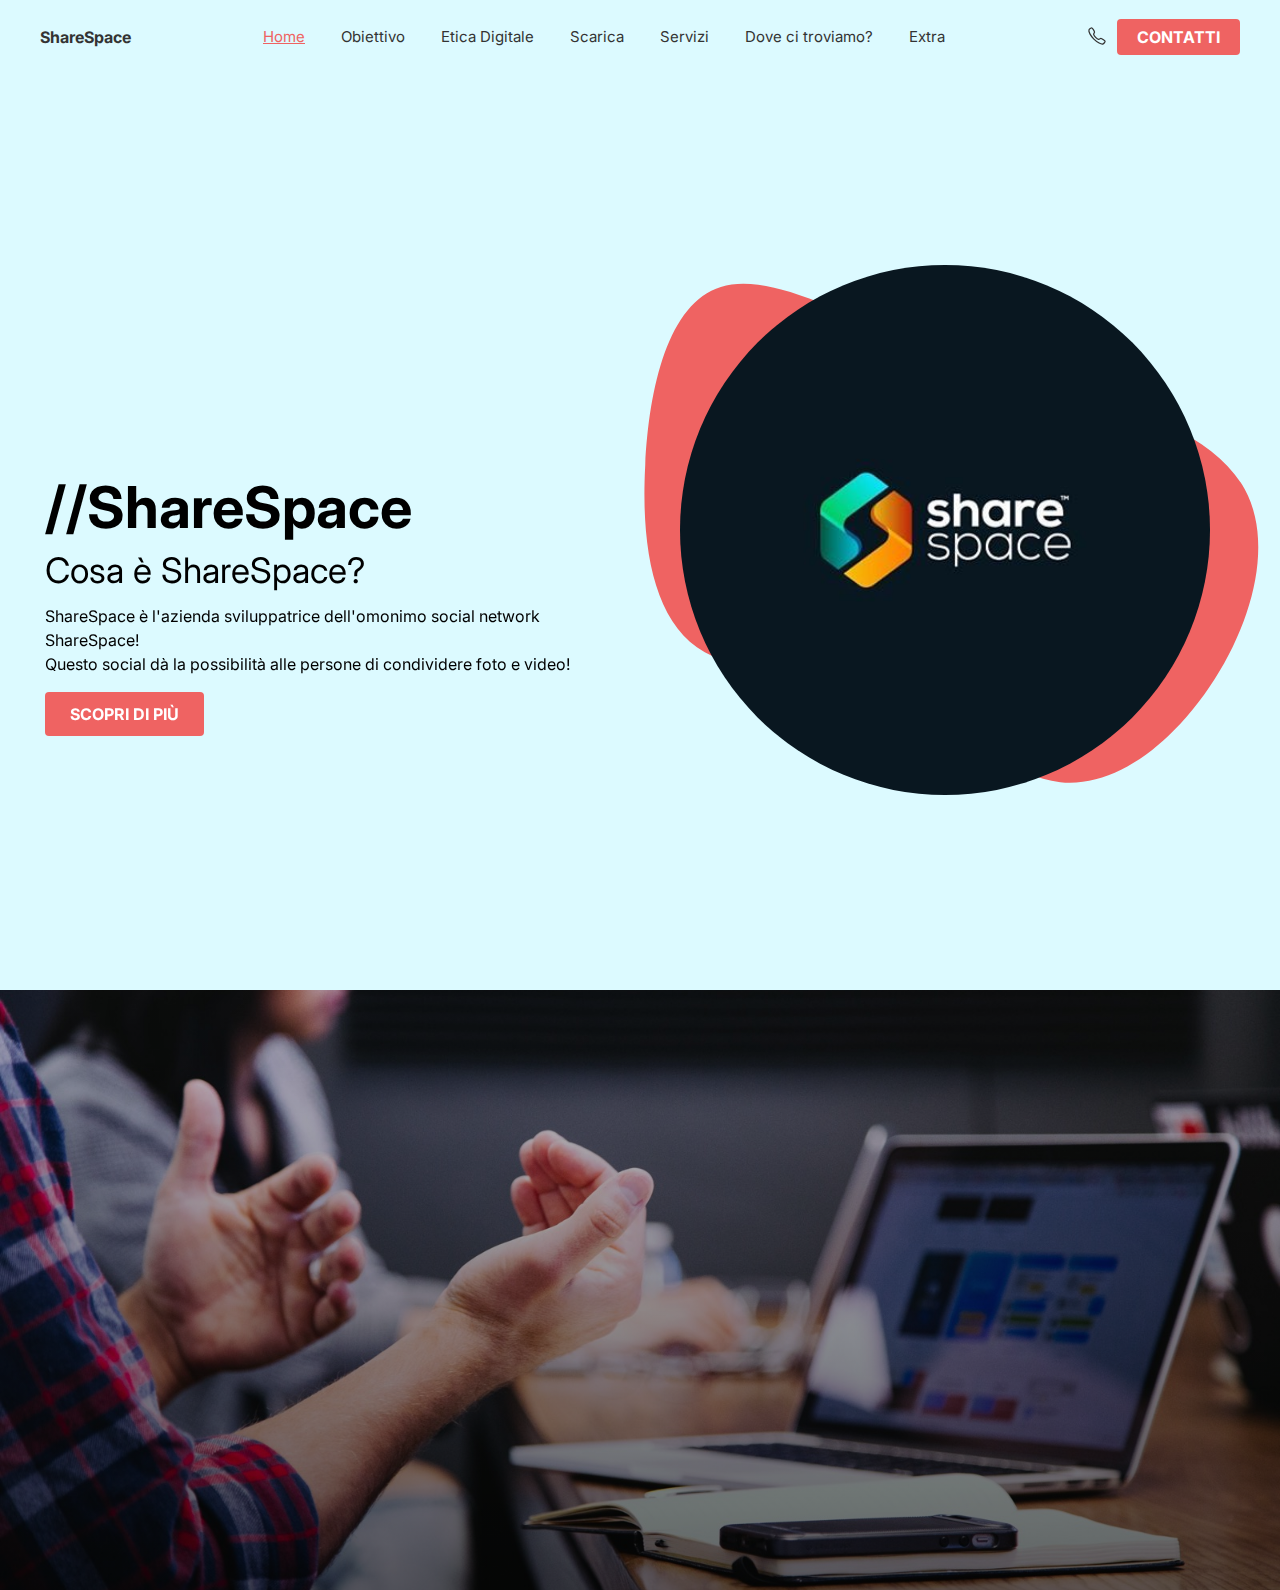
<file: www/index.html>
<!DOCTYPE html>
<html lang="en">
<head>
  <meta charset="UTF-8">
  <meta name="viewport" content="width=device-width, initial-scale=1.0">
  <title>ShareSpace – Home</title>
  <link href="https://fonts.googleapis.com/css2?family=Inter:wght@400;700&display=swap" rel="stylesheet">
  <link href="https://unpkg.com/aos@2.3.1/dist/aos.css" rel="stylesheet">
  <link rel="stylesheet" href="style.css">
</head>
<body>
<div class="overflow-h">

  <!-- HEADER -->
  <header class="header">
    <div class="header__content">
      <a class="header__logo" href="index.html"><strong>ShareSpace</strong></a>
      <ul class="header__menu">
        <li><a href="index.html#home" class="underline">Home</a></li>
        <li><a href="index.html#obiettivo">Obiettivo</a></li>
        <li><a href="page1.html#casi-studio">Etica Digitale</a></li>
        <li><a href="page1.html#dove">Scarica</a></li>
        <li><a href="page1.html#servizi">Servizi</a></li>
        <li><a href="page2.html#metodo">Dove ci troviamo?</a></li>
        <li><a href="page2.html#extra">Extra</a></li>
      </ul>
      <div class="header__quick">
        <a href="callto:3409485766" style="color:#333">
          <svg xmlns="http://www.w3.org/2000/svg" class="ionicon" viewBox="0 0 512 512"><title>Call</title><path d="M451 374c-15.88-16-54.34-39.35-73-48.76-24.3-12.24-26.3-13.24-45.4.95-12.74 9.47-21.21 17.93-36.12 14.75s-47.31-21.11-75.68-49.39-47.34-61.62-50.53-76.48 5.41-23.23 14.79-36c13.22-18 12.22-21 .92-45.3-8.81-18.9-32.84-57-48.9-72.8C119.9 44 119.9 47 108.83 51.6A160.15 160.15 0 0083 65.37C67 76 58.12 84.83 51.91 98.1s-9 44.38 23.07 102.64 54.57 88.05 101.14 134.49S258.5 406.64 310.85 436c64.76 36.27 89.6 29.2 102.91 23s22.18-15 32.83-31a159.09 159.09 0 0013.8-25.8C465 391.17 468 391.17 451 374z" fill="none" stroke="currentColor" stroke-miterlimit="10" stroke-width="32"/></svg>
        </a>
        <a class="button-small" href="page2.html#contatti">Contatti</a>
        <div class="icon-hamburger"><span></span><span></span></div>
      </div>
    </div>
  </header>
  <div class="spacer"></div>

  <!-- HOME -->
  <div class="grid hero" id="home">
    <div class="col-50 pt-4 sma-text-center" data-aos="zoom-in" data-aos-duration="1300">
      <h1>//ShareSpace</h1>
      <h2 class="font-normal">Cosa è ShareSpace?</h2>
      <p>ShareSpace è l'azienda sviluppatrice dell'omonimo social network ShareSpace!<br>
      Questo social dà la possibilità alle persone di condividere foto e video!</p>
      <a href="#obiettivo" class="button">Scopri di più</a>
    </div>
    <div class="col-50 p-3 relative" data-aos="flip-left" data-aos-duration="1300">
      <svg class="blob" viewBox="0 0 200 200" xmlns="http://www.w3.org/2000/svg">
        <path fill="#EF6362" d="M32.3,-30.7C45.9,-27.1,63.6,-20.7,70.2,-8.6C76.8,3.5,72.4,21.3,63.2,35.8C54,50.3,40.2,61.4,27,60C13.8,58.7,1.3,44.8,-14.1,39.1C-29.5,33.3,-47.7,35.7,-58.1,28.4C-68.5,21,-71.2,4,-70.2,-14.3C-69.3,-32.6,-64.8,-52.2,-52.5,-56C-40.2,-59.8,-20.1,-47.8,-5.4,-41.4C9.4,-35,18.8,-34.3,32.3,-30.7Z" transform="translate(100 100)" />
      </svg>
      <img src="hero.jpg" class="img-res img-round" alt="">
    </div>
  </div>

  <!-- OBIETTIVO -->
  <div class="cover" id="obiettivo" style="background-image:linear-gradient(to bottom, rgba(0,0,0,0.2), rgba(0,0,0,0.6)), url('computer.jpg');">
    <div class="cover__content" data-aos="fade-up" data-aos-duration="1500">
      <h1> Il nostro obiettivo: </h1>
      <h3 class="font-normal">Il nostro obiettivo è quello di creare una piattaforma libera,sicura,trasparente <br>
        dove ognuno possa essere libero di essere se stesso</h3>
      <a href="page1.html#casi-studio" class="button">Scopri come</a>
    </div>
  </div>

</div>

<script src="https://unpkg.com/aos@2.3.1/dist/aos.js"></script>
<script>
  AOS.init();
  document.querySelector('.icon-hamburger').addEventListener('click', ()=>{
    document.body.classList.toggle('menu-open');
  });
  document.querySelectorAll('.header__menu a').forEach(item=>{
    item.addEventListener('click', ()=>{
      document.querySelectorAll('.header__menu a').forEach(i=>i.classList.remove('underline'));
      item.classList.add('underline');
      document.body.classList.remove('menu-open');
    });
  });
  // parallax
  let hero_imgs = document.querySelectorAll('.hero img');
  window.addEventListener('scroll', ()=>{
    let win_pos = window.pageYOffset;
    hero_imgs.forEach(img=>{
      let rect = img.getBoundingClientRect();
      if(win_pos > rect.top){
        img.style.transform = `translateY(${rect.top * -0.13}px)`;
      }
    });
  });
</script>
</body>
</html>
</file>
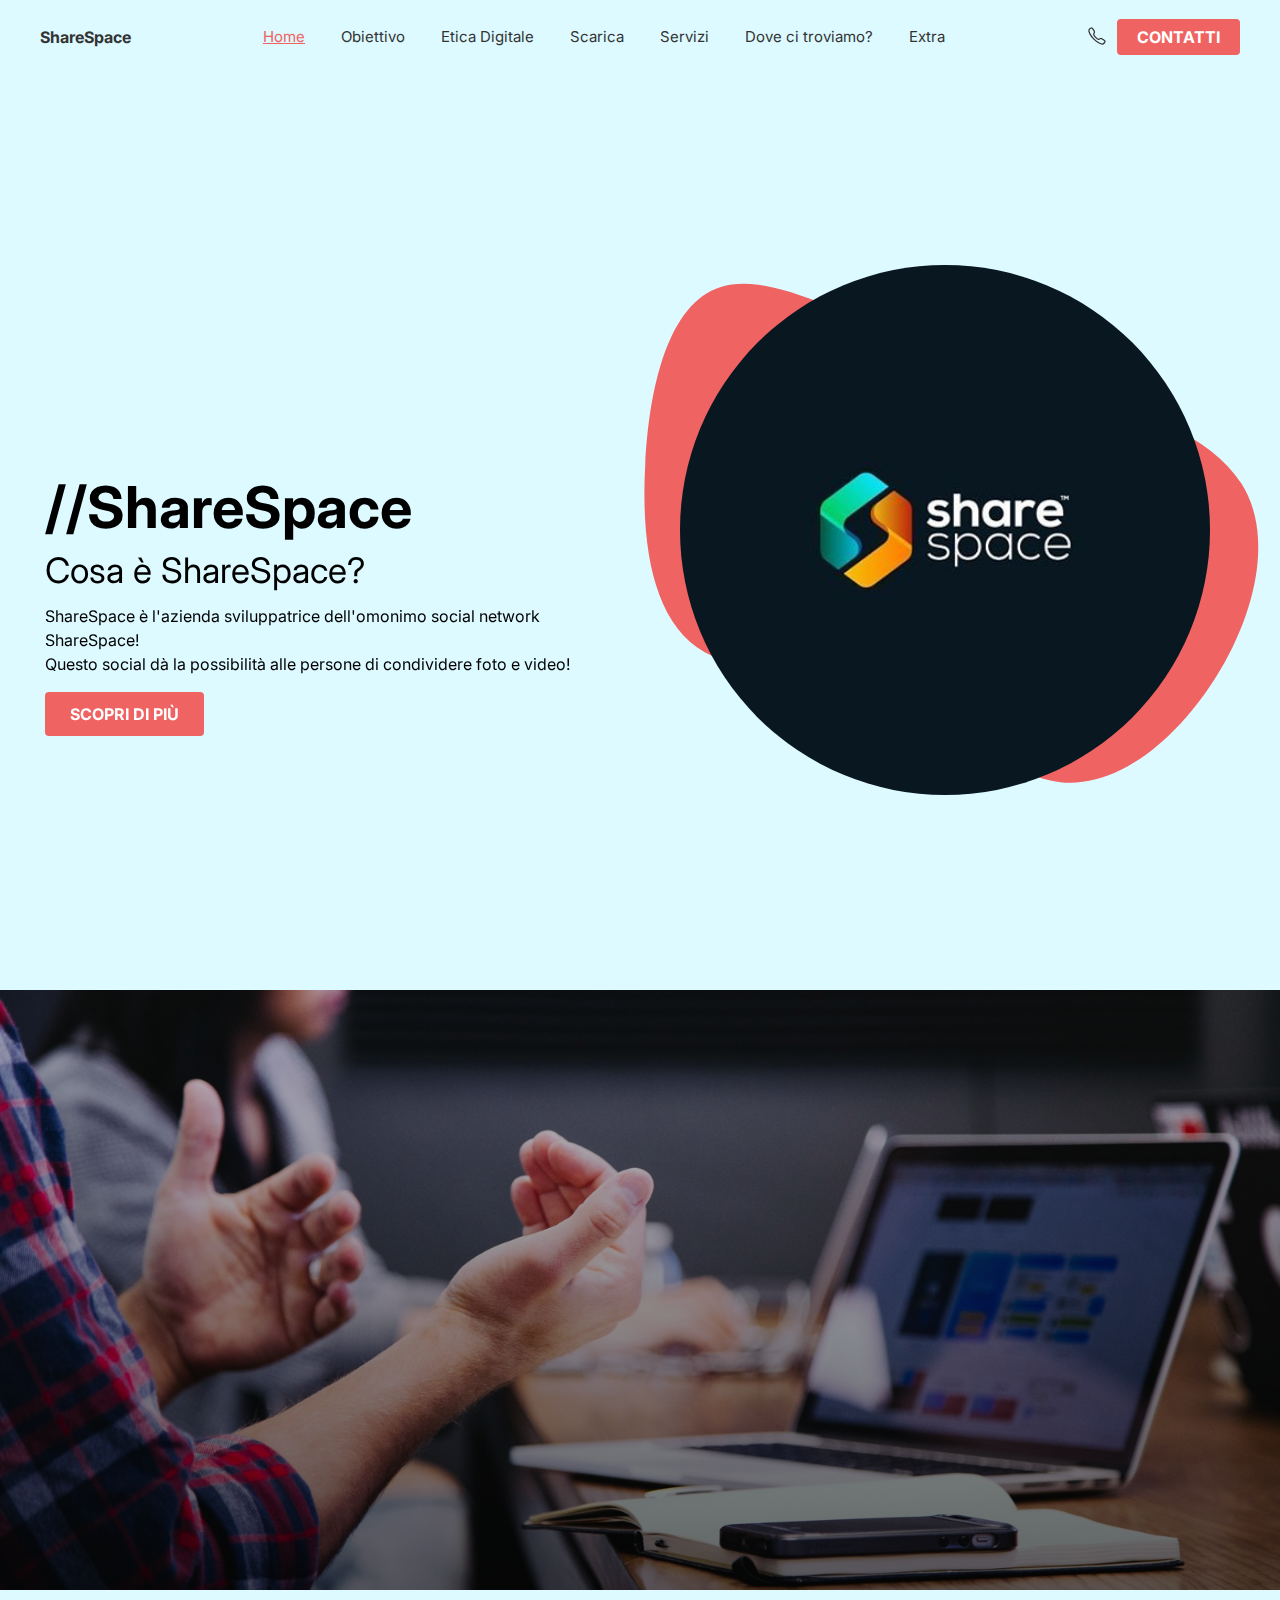
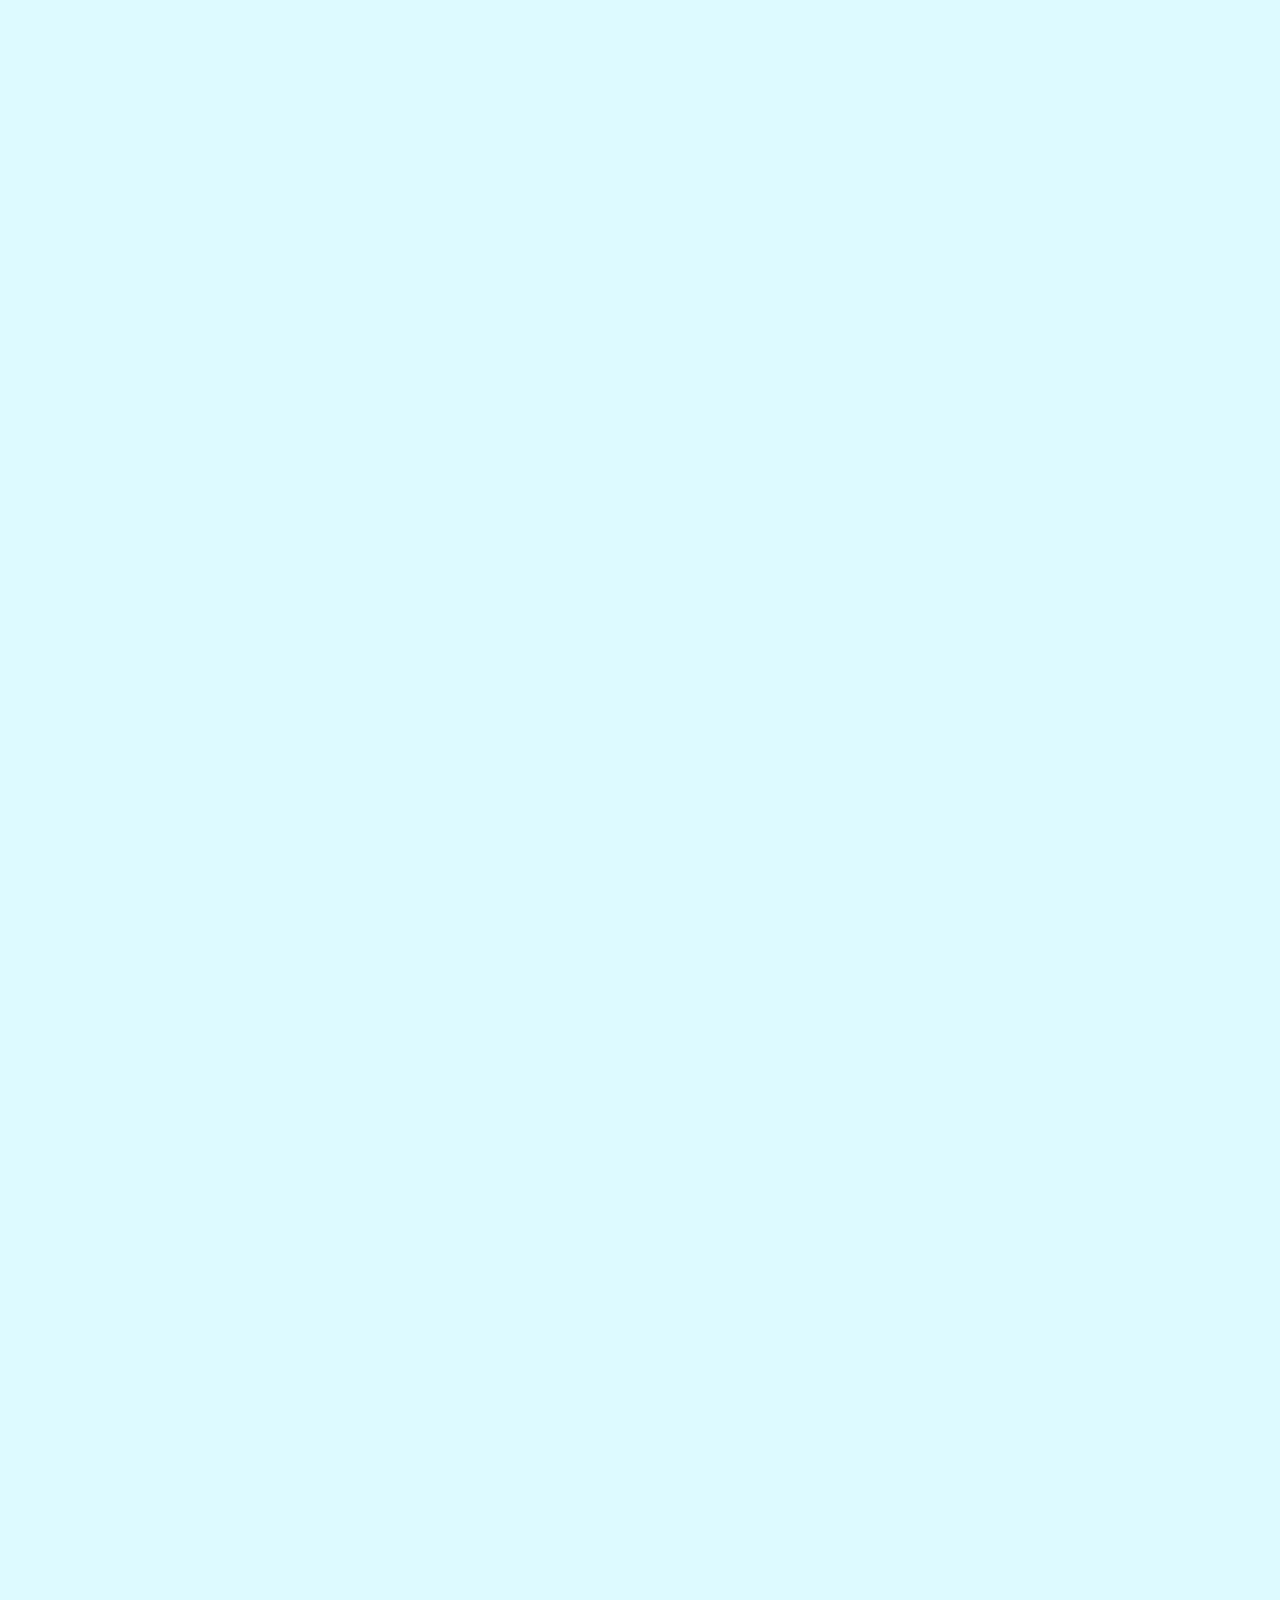
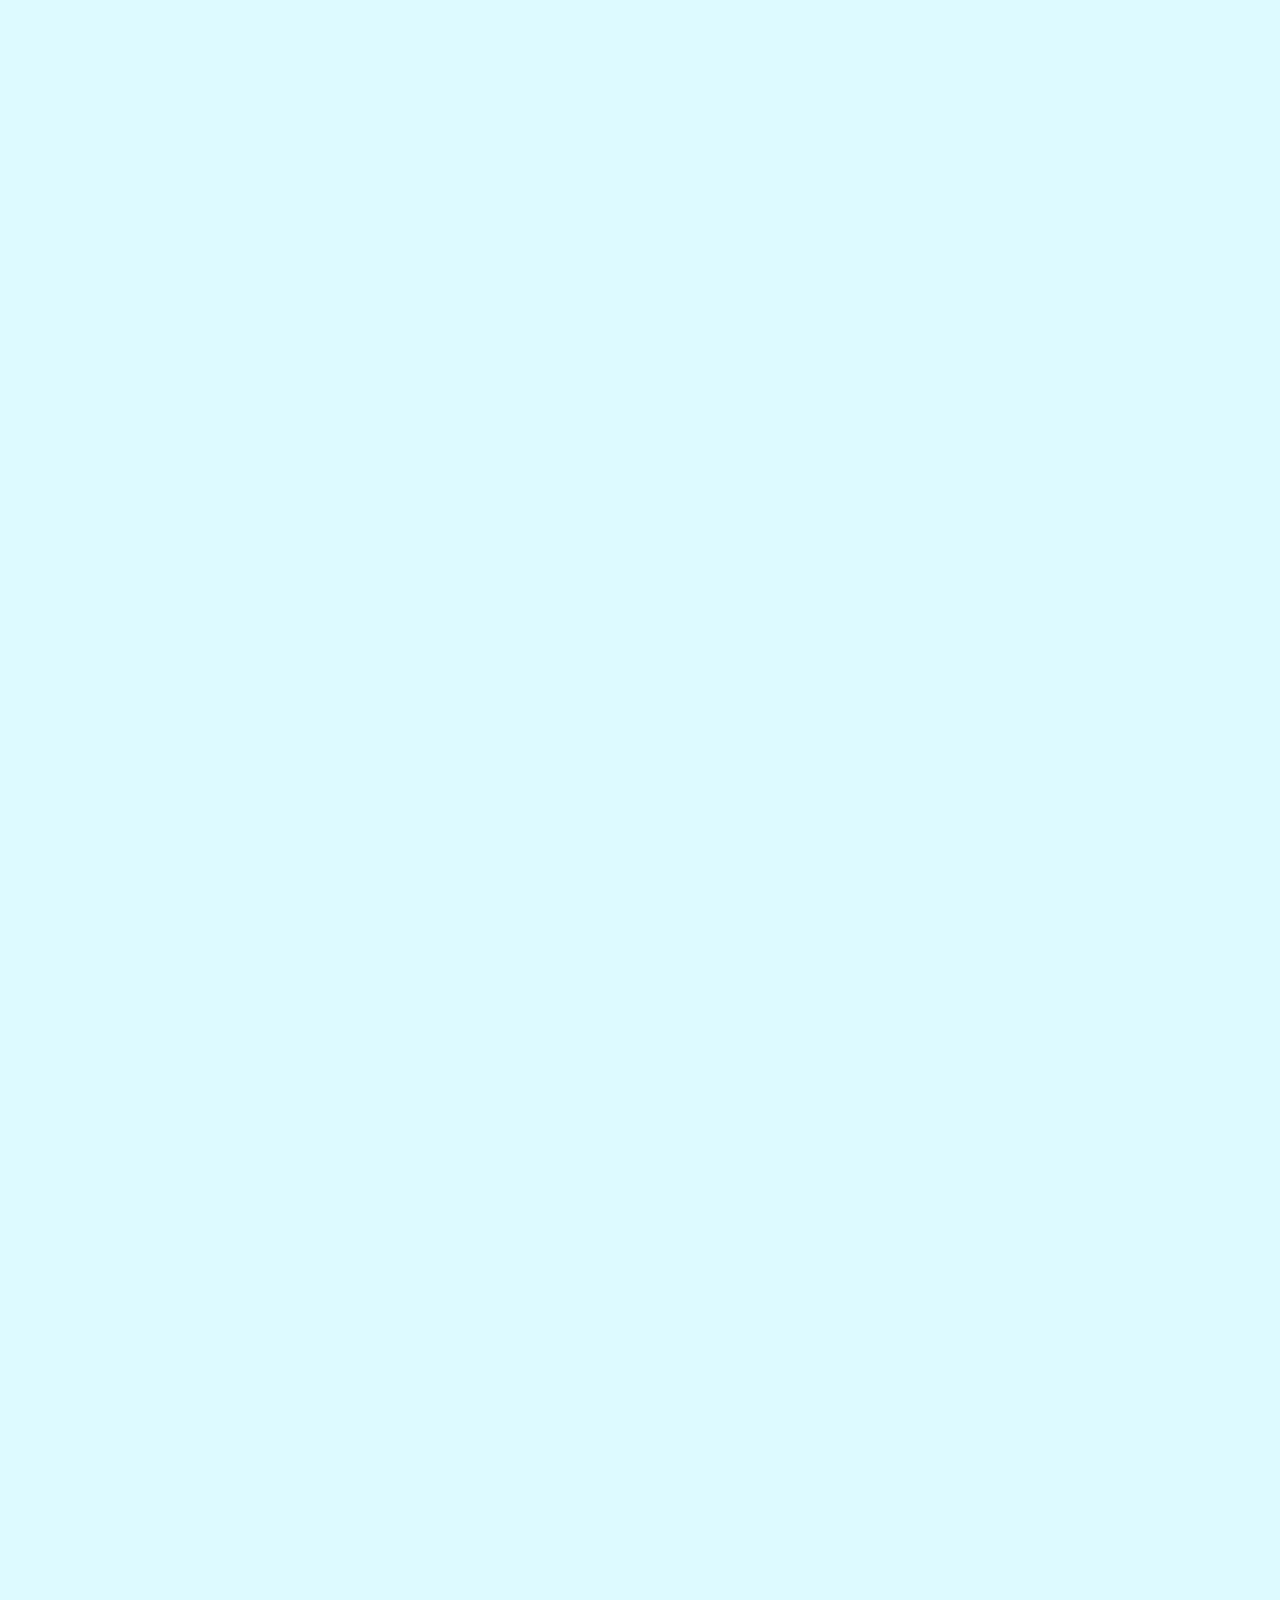
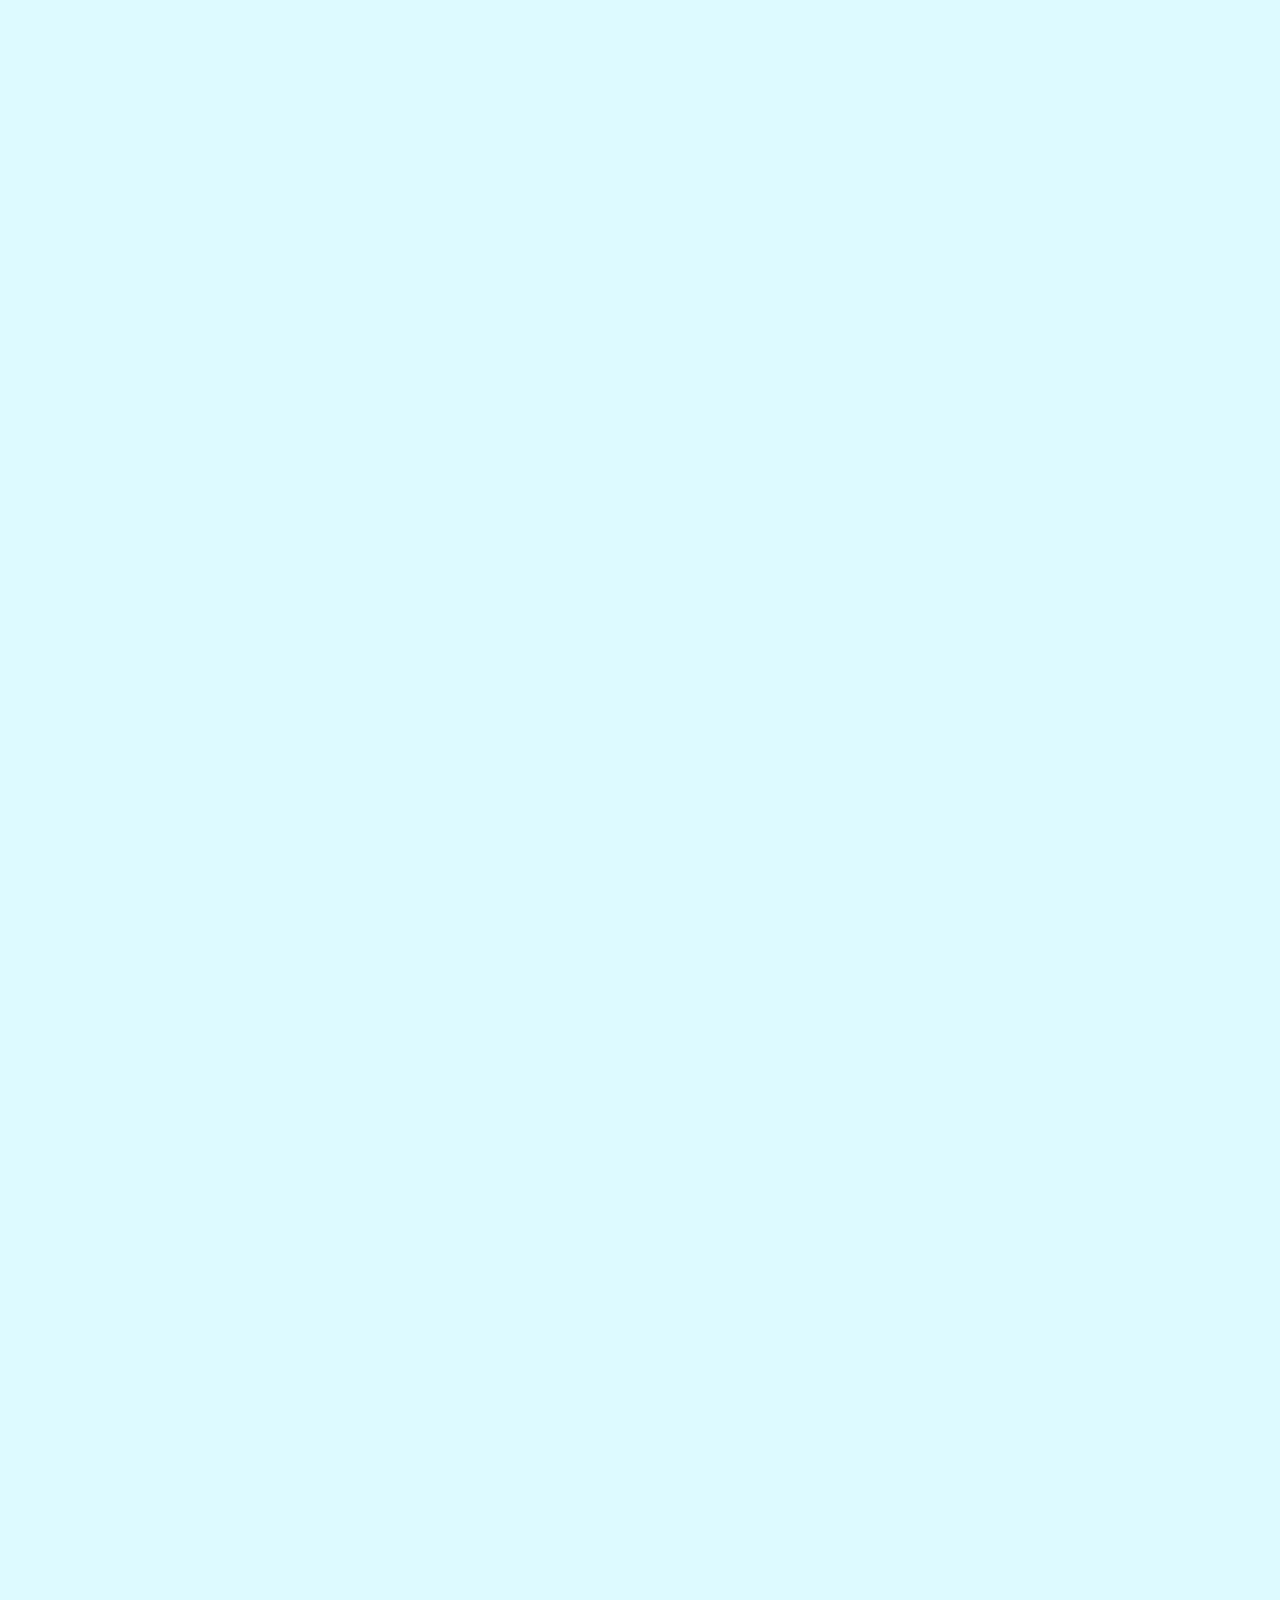
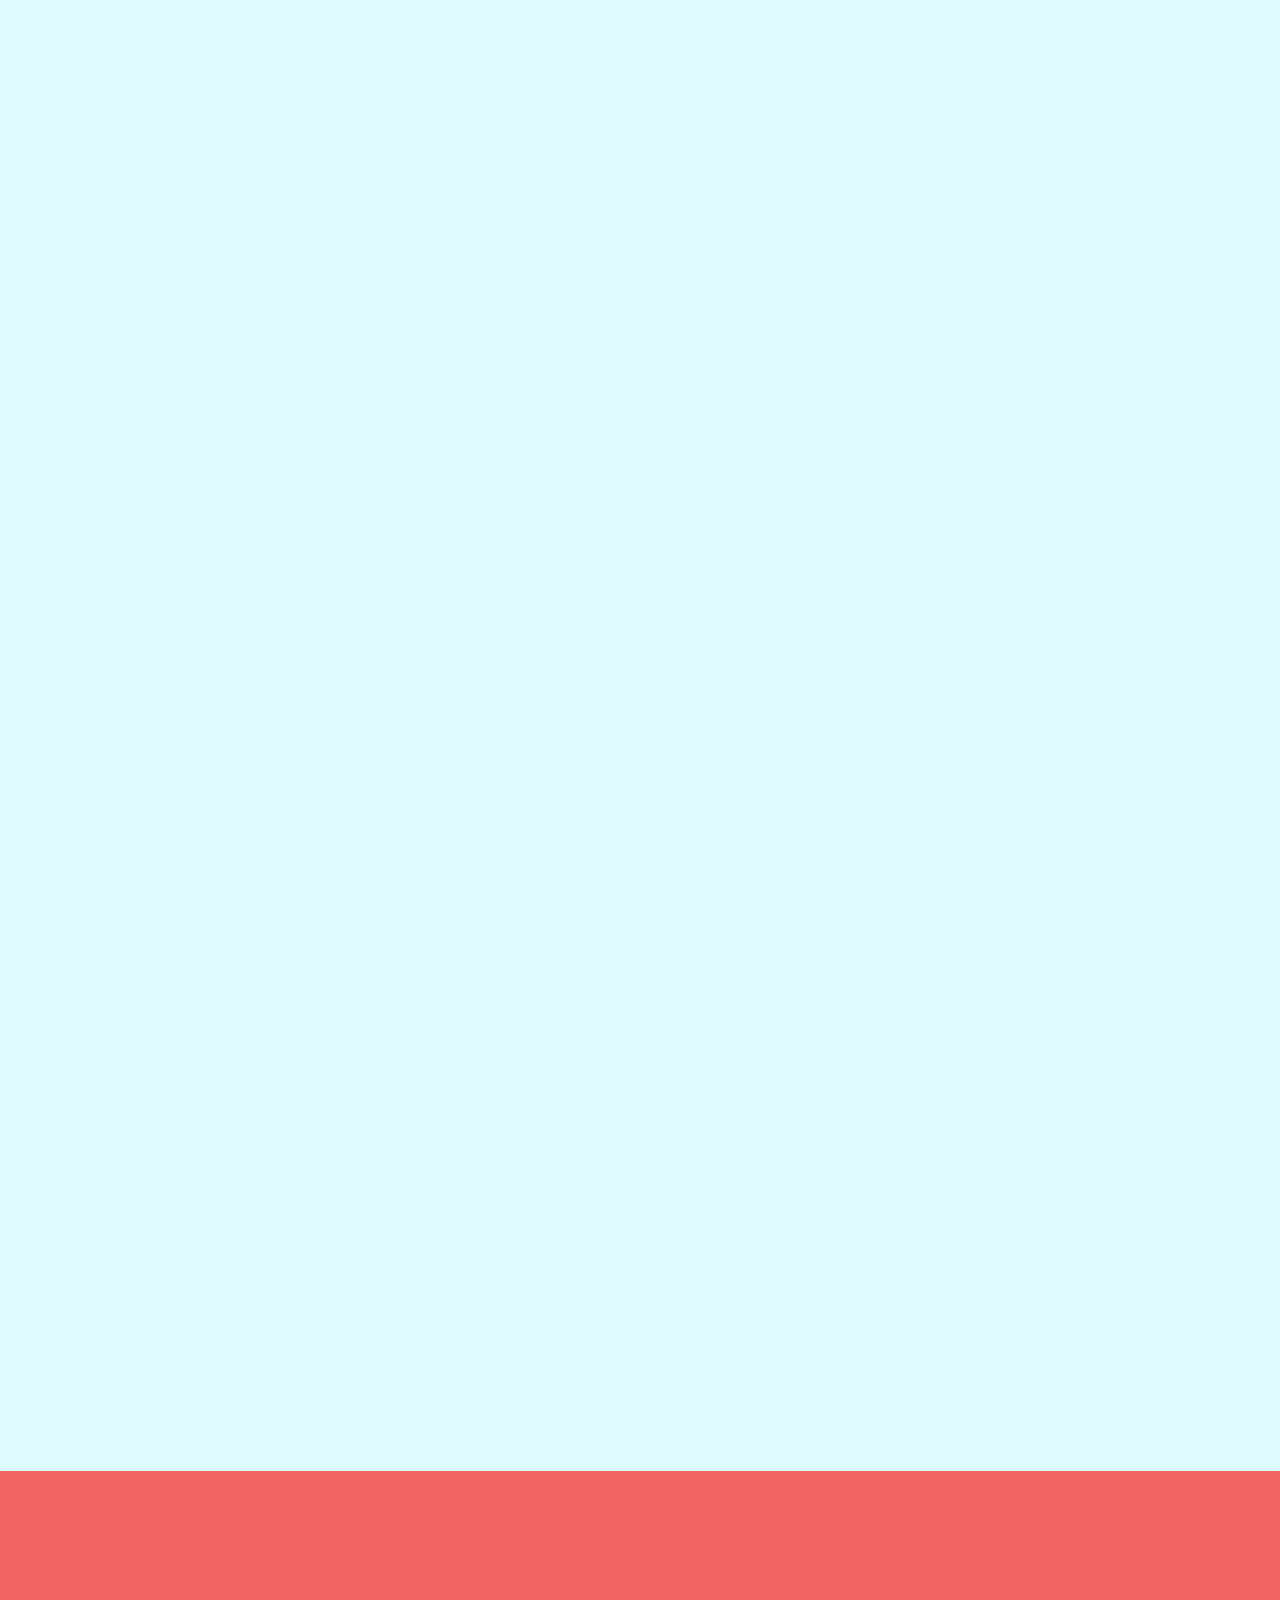
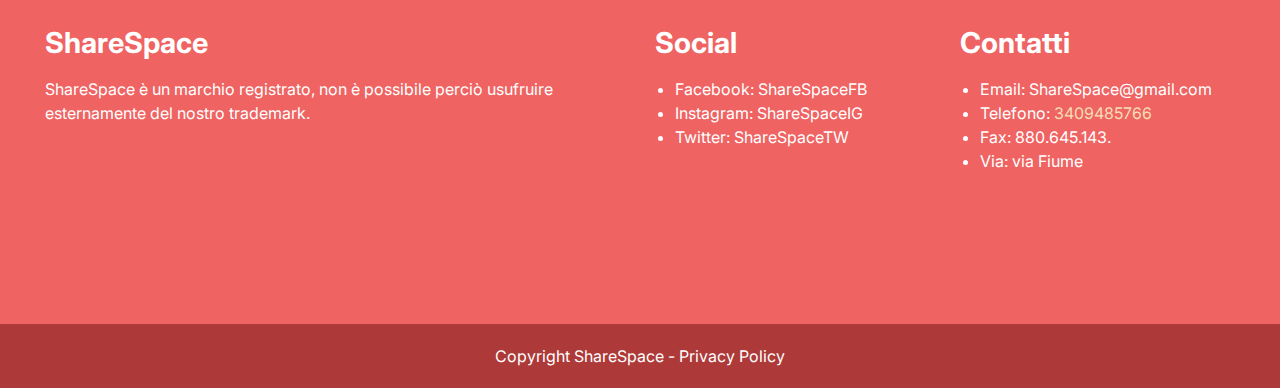
<file: www/indexA.html>
<!DOCTYPE html>
<html lang="en">
<head>
  <meta charset="UTF-8">
  <meta name="viewport" content="width=device-width, initial-scale=1.0">
  <meta http-equiv="X-UA-Compatible" content="ie=edge">
  <title>ShareSpace</title>
  <link href="https://fonts.googleapis.com/css2?family=Inter:wght@400;700&display=swap" rel="stylesheet">
  <link href="https://unpkg.com/aos@2.3.1/dist/aos.css" rel="stylesheet">

<link rel="stylesheet" href="style.css">

</head>
<body>

<div class="overflow-h">

  <header class="header">
    <div class="header__content">
      <a class="header__logo" href="#home">
        <strong>ShareSpace</strong>
      </a>
      <ul class="header__menu">
        <li><a href="#home" class="underline">Home</a></li>
        <li><a href="#obiettivo">Obiettivo</a></li>
        <li><a href="#casi-studio">Etica Digitale</a></li>
        <li><a href="#dove">Scarica</a></li>
        <li><a href="#servizi">Servizi</a></li>
        <li><a href="#metodo">Dove ci troviamo?</a></li>
        <li><a href="#extra">Extra</a></li>
        
      </ul>
      <div class="header__quick">
        <a href="callto:3409485766" style="color:#333"><svg xmlns="http://www.w3.org/2000/svg" class="ionicon" viewBox="0 0 512 512"><title>Call</title><path d="M451 374c-15.88-16-54.34-39.35-73-48.76-24.3-12.24-26.3-13.24-45.4.95-12.74 9.47-21.21 17.93-36.12 14.75s-47.31-21.11-75.68-49.39-47.34-61.62-50.53-76.48 5.41-23.23 14.79-36c13.22-18 12.22-21 .92-45.3-8.81-18.9-32.84-57-48.9-72.8C119.9 44 119.9 47 108.83 51.6A160.15 160.15 0 0083 65.37C67 76 58.12 84.83 51.91 98.1s-9 44.38 23.07 102.64 54.57 88.05 101.14 134.49S258.5 406.64 310.85 436c64.76 36.27 89.6 29.2 102.91 23s22.18-15 32.83-31a159.09 159.09 0 0013.8-25.8C465 391.17 468 391.17 451 374z" fill="none" stroke="currentColor" stroke-miterlimit="10" stroke-width="32"/></svg></a>
        <a class="button-small" href="#contatti">Contatti</a>
          <div class="icon-hamburger">
            <span></span>
            <span></span>
          </div>
      </div>
    </div>
  </header>

  <div class="spacer"></div>

  

  <div class="grid hero" id="home" >
    <div class="col-50 pt-4 sma-text-center" data-aos="zoom-in" data-aos-duration="1300">
      <h1>//ShareSpace</h1>
      <h2 class="font-normal">Cosa è ShareSpace?</h2>
      <p>ShareSpace è l'azienda sviluppatrice dell'omonimo social network ShareSpace!<br>
        Questo social dà la possibilità alle persone di condividere foto e video!</p>
      <a href="#obiettivo" class="button">Scopri di più</a>
      
      
    </div>
    <div class="col-50 p-3 relative" data-aos="flip-left" data-aos-duration="1300">
      <svg class="blob" viewBox="0 0 200 200" xmlns="http://www.w3.org/2000/svg">
        <path fill="#EF6362" d="M32.3,-30.7C45.9,-27.1,63.6,-20.7,70.2,-8.6C76.8,3.5,72.4,21.3,63.2,35.8C54,50.3,40.2,61.4,27,60C13.8,58.7,1.3,44.8,-14.1,39.1C-29.5,33.3,-47.7,35.7,-58.1,28.4C-68.5,21,-71.2,4,-70.2,-14.3C-69.3,-32.6,-64.8,-52.2,-52.5,-56C-40.2,-59.8,-20.1,-47.8,-5.4,-41.4C9.4,-35,18.8,-34.3,32.3,-30.7Z" transform="translate(100 100)" />
      </svg>
      <!-- <img src="https://source.unsplash.com/featured/600x600" class="img-res img-round" alt=""> -->
      <img src="hero.jpg" class="img-res img-round" alt="">
    </div>
  </div>

  <div class="cover" style="background-image:linear-gradient(to bottom, rgba(0,0,0,0.2), rgba(0,0,0,0.6)), url('computer.jpg');" id="obiettivo">
    <div class="cover__content" data-aos="fade-up" data-aos-duration="1500">
      <h1> Il nostro obiettivo: </h1>
      <h3 class="font-normal">Il nostro obiettivo è quello di creare una piattaforma libera,sicura,trasparente <br>
         dove ognuno possa essere libero di essere se stesso</h3>
        
      <a href="#casi-studio" class="button">Scopri come</a>
    </div>
  </div>

  <div class="grid grid--center" id="casi-studio">
    <div class="col-70 text-center pt-4 pb-3" data-aos="zoom-in" data-aos-duration="1300">
      <h2>Etica Digitale</h2>
      <p>L'etica digitale è un insieme di principi, valori e norme che guidano il comportamento responsabile e corretto nell'utilizzo delle tecnologie digitali.<br> Si concentra sull'applicazione di principi morali e sulla promozione di comportamenti etici nell'ambiente digitale.
        <br> Alla nostra azienda il tema di etica digitale sta molto a cuore, infatti vogliamo che il nostro ambiente digitale garantisca il benessere individuale e collettivo. <br>
        Ci concentreremo maggiormente su questi punti:
      </p>
      <a href="https://docs.google.com/document/d/1LFrxsTaXQiBhxXtzp1zqRl63v4L0bjVE15cK08TRaaA/edit" target="_blank" class="button">Scopri di più sul nostro manifesto</a>
    </div>
    <div class="col-33" data-aos="fade-up-right" data-aos-duration="1300">
      <div class="cover round mb-2" style="background-image:linear-gradient(to bottom, rgba(0,0,0,0.2), rgba(0,0,0,0.6)), url('1.jpg');">
        <h3> Privacy </h3>
        <p> Per ShareSpace i dati dei suoi utenti sono molto importanti, infatti questi permettono di far funzionare i nostri algoritmi. Perciò l'utente sarà libero di scegliere quali dati condividere o no lasciando così piena autonomia al consumatore</p>
      </div>
    </div>
    <div class="col-33" data-aos="flip-up" data-aos-duration="1300">
      <div class="cover round mb-2" style="background-image:linear-gradient(to bottom, rgba(0,0,0,0.2), rgba(0,0,0,0.6)), url('2.jpg');">
        <h3> Sicurezza </h3>
        <p> ShareSpace includerà nel proprio sistema tecnologie di sicurezza all'avanguardia, cercando di rendere il proprio sistema invulnerabile. <br> Incentriamo il nostro lavoro sulla protezione dei sistemi, dei dati e delle reti digitali <br> </p>
      </div>
    </div>
    <div class="col-33" data-aos="fade-up-left" data-aos-duration="1300">
      <div class="cover round mb-2" style="background-image:linear-gradient(to bottom, rgba(0,0,0,0.2), rgba(0,0,0,0.6)), url('3.png');">
        <h3> Inclusione e Diversità </h3>
        <p> ShareSpace tiene a ribadire l'importanza dell'accesso equo alle tecnologie digitali e promuovere l'inclusione delle persone.
          <br> Per questo il portale sarà gratuito ed accessibile in ogni parte del mondo con un layout pulito,intuitivo e animazioni poco sfavillanti(per chi soffre di epilessia) in modo da essere pienamente User-Friendly
        </p>
      </div>
    </div>
    
    <div class="col-33" data-aos="fade-up-right" data-aos-duration="1300">
      <div class="cover round mb-2" style="background-image:linear-gradient(to bottom, rgba(0,0,0,0.2), rgba(0,0,0,0.6)), url('7.jpg');">
        <h3> Trasparenza </h3>
        <p> ShareSpace garantisce la trasparenza nella politica e nella pratica, in modo che gli utenti sappiano esattamente come vengono utilizzate le loro informazioni e come funziona la piattaforma.</p>
      </div>
    </div>
    <div class="col-33" data-aos="flip-down" data-aos-duration="1300">
      <div class="cover round mb-2" style="background-image:linear-gradient(to bottom, rgba(0,0,0,0.2), rgba(0,0,0,0.6)), url('8.webp');">
        <h3> Impatto Ambientale </h3>
        <p> ShareSpace adoperarà tutte le possibili pratiche sostenibili nell'uso delle risorse digitale e per la riduzione dell'impronta ecologica delle infrastrutture digitali </p>
      </div>
    </div>
    <div class="col-33" data-aos="fade-up-left" data-aos-duration="1300">
      <div class="cover round mb-2" style="background-image:linear-gradient(to bottom, rgba(0,0,0,0.2), rgba(0,0,0,0.6)), url('9.png');">
        <h3> Legalità </h3>
        <p> ShareSpace agirò solamente seguendo le leggi. In particolare seguirà il documento "Internet Security x800" che stabilisce tutti i modi,le regole e pratiche sul web e su come stabilire una connessione </p>
      </div>
    </div>
    <br><br>
    
  </div>

  <div class="grid grid--center text-center" id="dove">
    <div class="col-70 text-center pt-4 pb-3" data-aos="zoom-in" data-aos-duration="1300">
      <h2>Dove sarà disponibile il nostro social?</h2>
      <p>Il nostro social sarà disponibile ovunque!</p>
    </div>
    <div class="col-33 mb-3" data-aos="flip-left" data-aos-duration="1300">
      <img class="img-res img-small round" src="5.jpg" alt="">
      <h4>Sito Web</h4>
      <p>Il nostro social sarà accessibile via web!</p>
    </div>
    <div class="col-33 mb-3" data-aos="flip-left" data-aos-duration="1300">
      <img class="img-res img-small round" src="4.jpg" alt="">
      <h4>Applicazione Mobile</h4>
      <p>Il nostro social sarà scaricabile da tutti gli store mobile!</p>
    </div>
    <div class="col-33 mb-3" data-aos="flip-left" data-aos-duration="1300">
      <img class="img-res img-small round" src="10.jpg" alt="">
      <h4>Console / Smart Tv</h4>
      <p>Il nostro social sarà scaricabile su tutte le console e le smart tv!</p>
    </div>

  </div>

  <div class="grid grid--center text-center" id="servizi">
    <div class="col-70 text-center pt-4 pb-3" data-aos="zoom-in" data-aos-duration="1300">
      <h2>Cosa Offriamo?</h2>
      <p>Ecco tutti i servizi che la nostra azienda mette a disposizione!</p>
    </div>
    <div class="col-33 mb-3" data-aos="flip-right" data-aos-duration="1300">
      <img class="img-res img-small round" src="11.jpg" alt="">
      <h4>Sistema di Messaggistica</h4>
      <p>Il nostro social offre un sistema di messaggistica unico e innovativo riservatoa agli iscritti al portale!</p>
    </div>
    <div class="col-33 mb-3" data-aos="flip-right" data-aos-duration="1300">
      <img class="img-res img-small round" src="11.png" alt="">
      <h4>Sistema di Chiamate</h4>
      <p>Il nostro social offre un sistema di chiamata con zero lag e assoluta limpidezza della voce!</p>
    </div>
    <div class="col-33 mb-3" data-aos="flip-right" data-aos-duration="1300">
      <img class="img-res img-small round" src="98.jpg" alt="">
      <h4>Sistema di Condivisione</h4>
      <p>Il nostro social permette di condividere con tutti i tuoi amici tutte le foto/video che vuoi, sottoforma di post o storia!</p>
    </div>
    <div class="col-33 mb-3" data-aos="flip-down" data-aos-duration="1300">
      <img class="img-res img-small round" src="12.jpg" alt="">
      <h4>Sistema di Sponsorizzazione</h4>
      <p>Il nostro social permetterà la sponsorizzazione di eventi di comunità! Non vedremo l'ora di partecipare con voi!</p>
    </div>
    <div class="col-33 mb-3" data-aos="flip-down" data-aos-duration="1300">
      <img class="img-res img-small round" src="12.png" alt="">
      <h4>Sistema per Live</h4>
      <p>Il nostro social permetterà di fare live in modo da restare in contatto simultaneamente coi tuoi amici!</p>
    </div>

  </div>

  

  <div class="grid hero" id="metodo">
    <div class="col-50 p-3 relative" data-aos="flip-right" data-aos-duration="1300">
      <svg class="blob" viewBox="0 0 200 200" xmlns="http://www.w3.org/2000/svg">
        <path fill="#EF6362" d="M32.3,-30.7C45.9,-27.1,63.6,-20.7,70.2,-8.6C76.8,3.5,72.4,21.3,63.2,35.8C54,50.3,40.2,61.4,27,60C13.8,58.7,1.3,44.8,-14.1,39.1C-29.5,33.3,-47.7,35.7,-58.1,28.4C-68.5,21,-71.2,4,-70.2,-14.3C-69.3,-32.6,-64.8,-52.2,-52.5,-56C-40.2,-59.8,-20.1,-47.8,-5.4,-41.4C9.4,-35,18.8,-34.3,32.3,-30.7Z" transform="translate(100 100)" />
      </svg>
      <!-- <img src="https://source.unsplash.com/featured/600x600" class="img-res img-round" alt=""> -->
      <iframe src="https://www.google.com/maps/embed?pb=!1m18!1m12!1m3!1d5790.920074403218!2d13.066689621607479!3d43.47186893320698!2m3!1f0!2f0!3f0!3m2!1i1024!2i768!4f13.1!3m3!1m2!1s0x132dbb6f1f181a67%3A0x2246355377d3dc7f!2s60030%20Angeli%20di%20Rosora%20AN!5e0!3m2!1sit!2sit!4v1684434980467!5m2!1sit!2sit" class="iframe-rounded" width="500" height="350" style="border:0;" allowfullscreen="" loading="lazy" referrerpolicy="no-referrer-when-downgrade"></iframe>
    </div>
    <div class="col-50 p-3 sma-text-center" data-aos="zoom-in" data-aos-duration="1300">
      <h2 class="text-1">Dove ci troviamo?</h2>
      <h3>La nostra azienda ha sede ad Angeli di Rosora!</h3>
      <p>Localizzati nelle campagne marchigiane la nostra azienda si trova a stretto contatto con la natura investendo anche sulla sua salvaguardia </p>
      <a href="https://www.provincia.ancona.it/Engine/RAServeFile.php/f/Urbanistica/documentazione/Determinazione023_2011.pdf" class="button">Scopri di più</a>
    </div>
  </div>

  <div class="grid grid--center text-center" id="extra">
    <div class="col-70 text-center pt-4 pb-3" data-aos="zoom-in" data-aos-duration="1300">
      <h2>Ecco degli extra che non vi potete assolutamente perdere!</h2>
    </div>
    <div class="col-33 mb-3" data-aos="flip-down" data-aos-duration="1300">
      <a href="https://docs.google.com/document/d/1LFrxsTaXQiBhxXtzp1zqRl63v4L0bjVE15cK08TRaaA/edit" target="_blank"><img class="img-res img-small round" src="5.jpg" alt=""></a>
      <h4>Manifesto</h4>
      <p>Visualizza subito il nostro manifesto!</p>
    </div>
    <div class="col-33 mb-3" data-aos="flip-down" data-aos-duration="1300">
      <a href="https://drive.google.com/file/d/1RjAW43UXwytnvCsdHWlE9iGlj76GTwgg/view" target="_blank"><img class="img-res img-small round" src="4.jpg" alt=""></a>
      <h4>Il 5G</h4>
      <p>Scopri l'importanza del 5G e dei cambiamenti che ha portato!</p>
    </div>
    <div class="col-33 mb-3" data-aos="flip-down" data-aos-duration="1300">
      <a href="https://drive.google.com/file/d/1ox-kM_eK2bE_pw_IL4h4hhwZezoNq4L-/view" target="_blank"><img class="img-res img-small round" src="10.jpg" alt=""></a>
      <h4>Iot e Fake News</h4>
      <p>Scopri l'importanza dell'IoT, i suoi probelmi e la problematica attuale delle Fake News!</p>
    </div>

  </div>



  <div class="grid hero" id="contatti">
    
    <div class="col-50 p-3 sma-text-center" data-aos="zoom-in" data-aos-duration="1300">
      <h2 class="text-1">Hai qualche domanda o qualche problema?</h2>
      <h3>Tutte i nostri contatti sono qui sotto!</h3>
      
      <a href="mailto:ShareSpace@gmail.com" class="button">Scrivici ora!</a>
    </div>
    <div class="col-50 p-3 relative" data-aos="flip-left" data-aos-duration="1300">
      <svg class="blob" viewBox="0 0 200 200" xmlns="http://www.w3.org/2000/svg">
        <path fill="#EF6362" d="M32.3,-30.7C45.9,-27.1,63.6,-20.7,70.2,-8.6C76.8,3.5,72.4,21.3,63.2,35.8C54,50.3,40.2,61.4,27,60C13.8,58.7,1.3,44.8,-14.1,39.1C-29.5,33.3,-47.7,35.7,-58.1,28.4C-68.5,21,-71.2,4,-70.2,-14.3C-69.3,-32.6,-64.8,-52.2,-52.5,-56C-40.2,-59.8,-20.1,-47.8,-5.4,-41.4C9.4,-35,18.8,-34.3,32.3,-30.7Z" transform="translate(100 100)" />
      </svg>
      <img src="assistenza.png" class="img-res img-round" alt="">
    </div>
  </div>


  <div class="spacer"></div>




  <footer class="footer pt-4 pb-4 mt-4">
    <div class="grid">
      <div class="col-50 mt-2">
        <h3>ShareSpace</h3>
        <p>ShareSpace è un marchio registrato, non è possibile perciò usufruire esternamente del nostro trademark.</p>
      </div>
      <div class="col-25 mt-2">
        <h3>Social</h3>
        <ul>
          <li>Facebook: <a href="https://www.facebook.com/" style="color: white" class="ahover">ShareSpaceFB</a></li>
          <li>Instagram: <a href="https://www.instagram.com/" style="color: white" class="ahover">ShareSpaceIG</a></li>
          <li>Twitter: <a href="https://twitter.com/?lang=it" style="color: white" class="ahover">ShareSpaceTW</a></li>
        </ul>
      </div>
      <div class="col-25 mt-2">
        <h3>Contatti</h3>
        <ul>
          <li>Email: <a href="mailto:ShareSpace@gmail.com" style="color: white" class="ahover">ShareSpace@gmail.com</a></li>
          <li>Telefono: <a href="callto:3409485766" style="color: wheat" class="ahover">3409485766</a></li>
          <li>Fax: 880.645.143.</li>
          <li>Via: <a href="https://goo.gl/maps/T8H9HaW9tKoPHm3P7" style="color: white" class="ahover">via Fiume</a></li>
        </ul>
      </div>
      
    </div>
  </footer>
  <p class="footer-bottom">
    Copyright ShareSpace   - <a href="https://policies.google.com/privacy?hl=it">Privacy Policy</a>
  </p>



</div>

<script src="https://unpkg.com/aos@2.3.1/dist/aos.js"></script>
<!--<script src="https://translate.google.com/translate_a/element.js?cb=googleTranslateElementInit"></script>-->

   <script>

    /*function googleTranslateElementInit() 
    {
      new google.translate.TranslateElement({
        pageLanguage: 'it',

      autoDisplay: 'true',
      includedLanguages:'en,it',
      layout: google.translate.TranslateElement.InlineLayout.SIMPLE
    }, 'google_translate_element');
    }*/

    AOS.init();

    let item = document.querySelector('.icon-hamburger');
    item.addEventListener("click", function() {
      document.body.classList.toggle('menu-open');
    });


   let items = document.querySelectorAll('.header__menu a');
   items.forEach((item) => {
     item.addEventListener("click", function() {
        //remove 
        items.forEach((item) => {
          item.classList.remove('underline');
        });
        //add
        item.classList.add('underline');

        // close menu mobile
        document.body.classList.remove('menu-open');
     });
   });

  //parallax
  let hero_imgs = document.querySelectorAll('.hero img');

  window.addEventListener('scroll' , function(){

      let win_pos = window.pageYOffset;
      hero_imgs.forEach((hero_img) => {

        let element_rect = hero_img.getBoundingClientRect();

        // console.log("el " + element_rect.top);
        // console.log("win " + win_pos);

        if(win_pos > element_rect.top ){        
          hero_img.style.transform = "translateY(" +  element_rect.top  * - 1  * .13 + "px)";
        }
 
      });
    
  });

  
    
   </script>



</body>
</html>
</file>
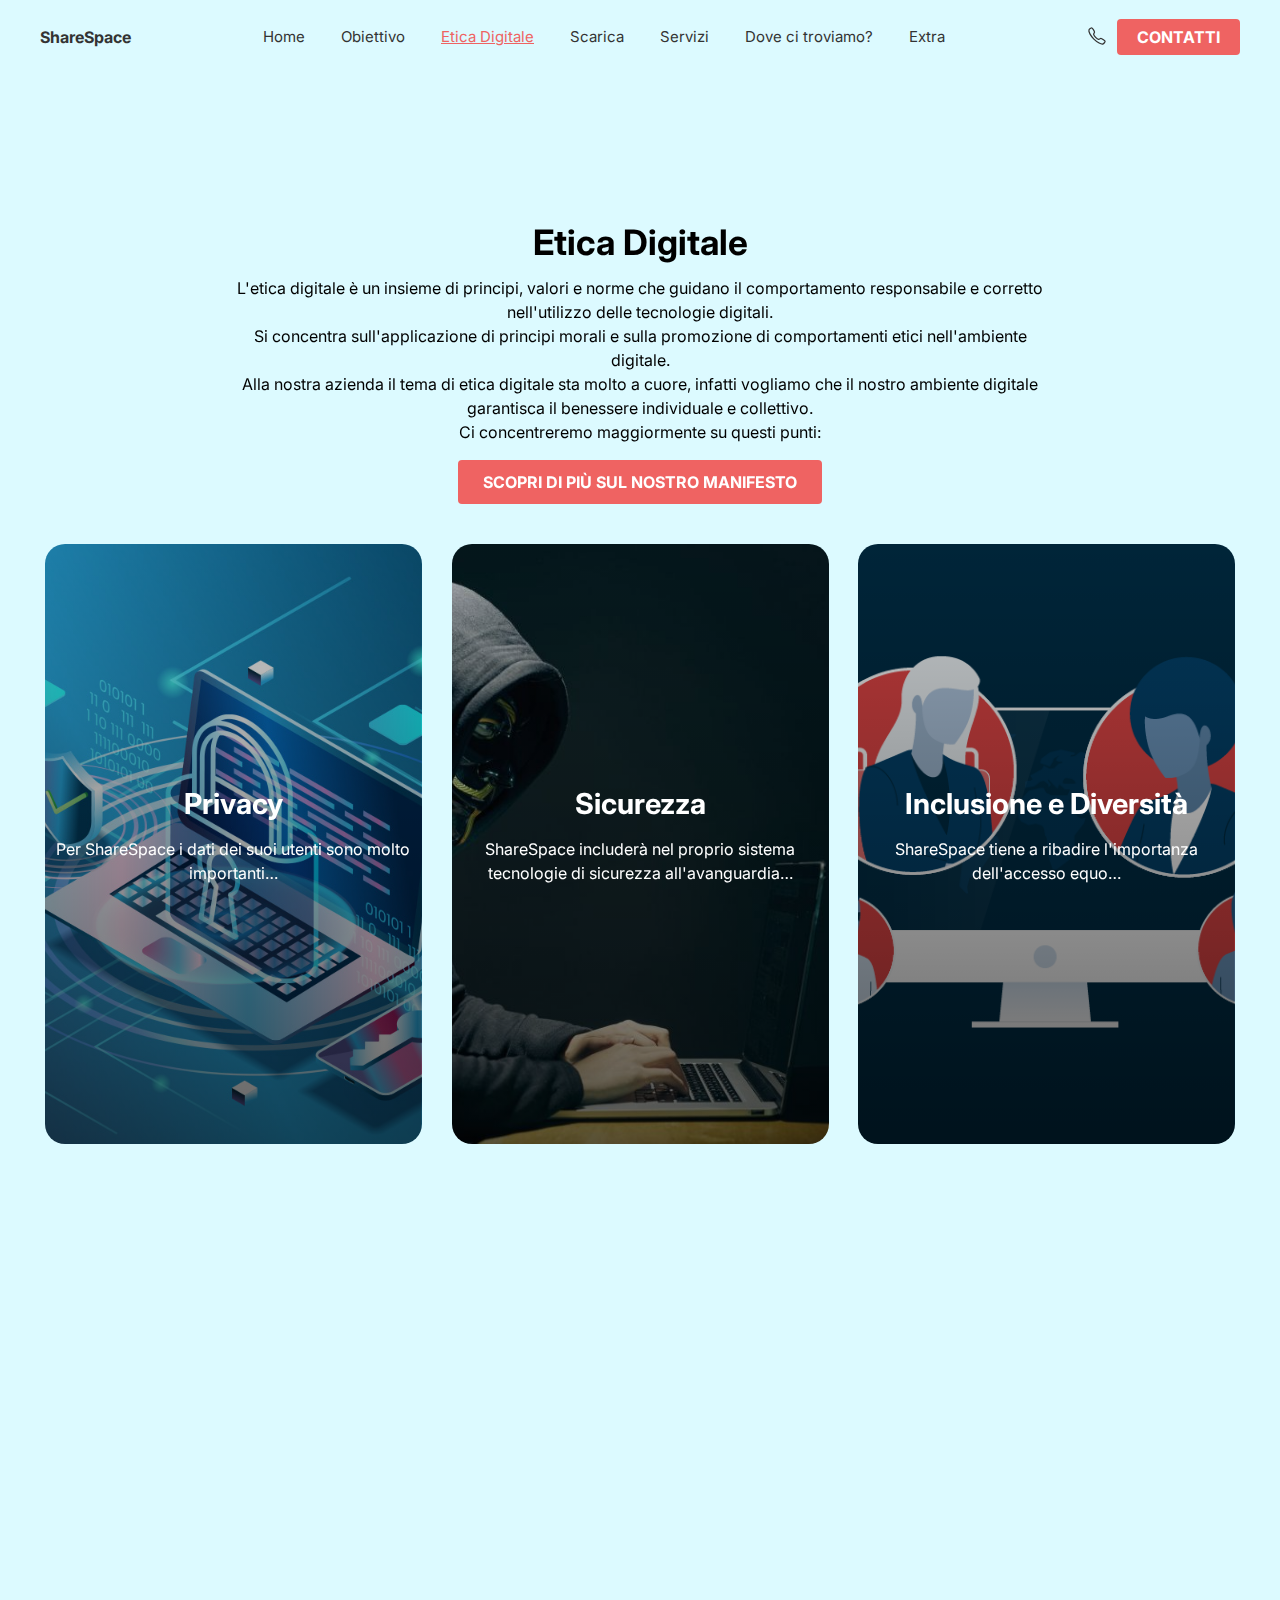
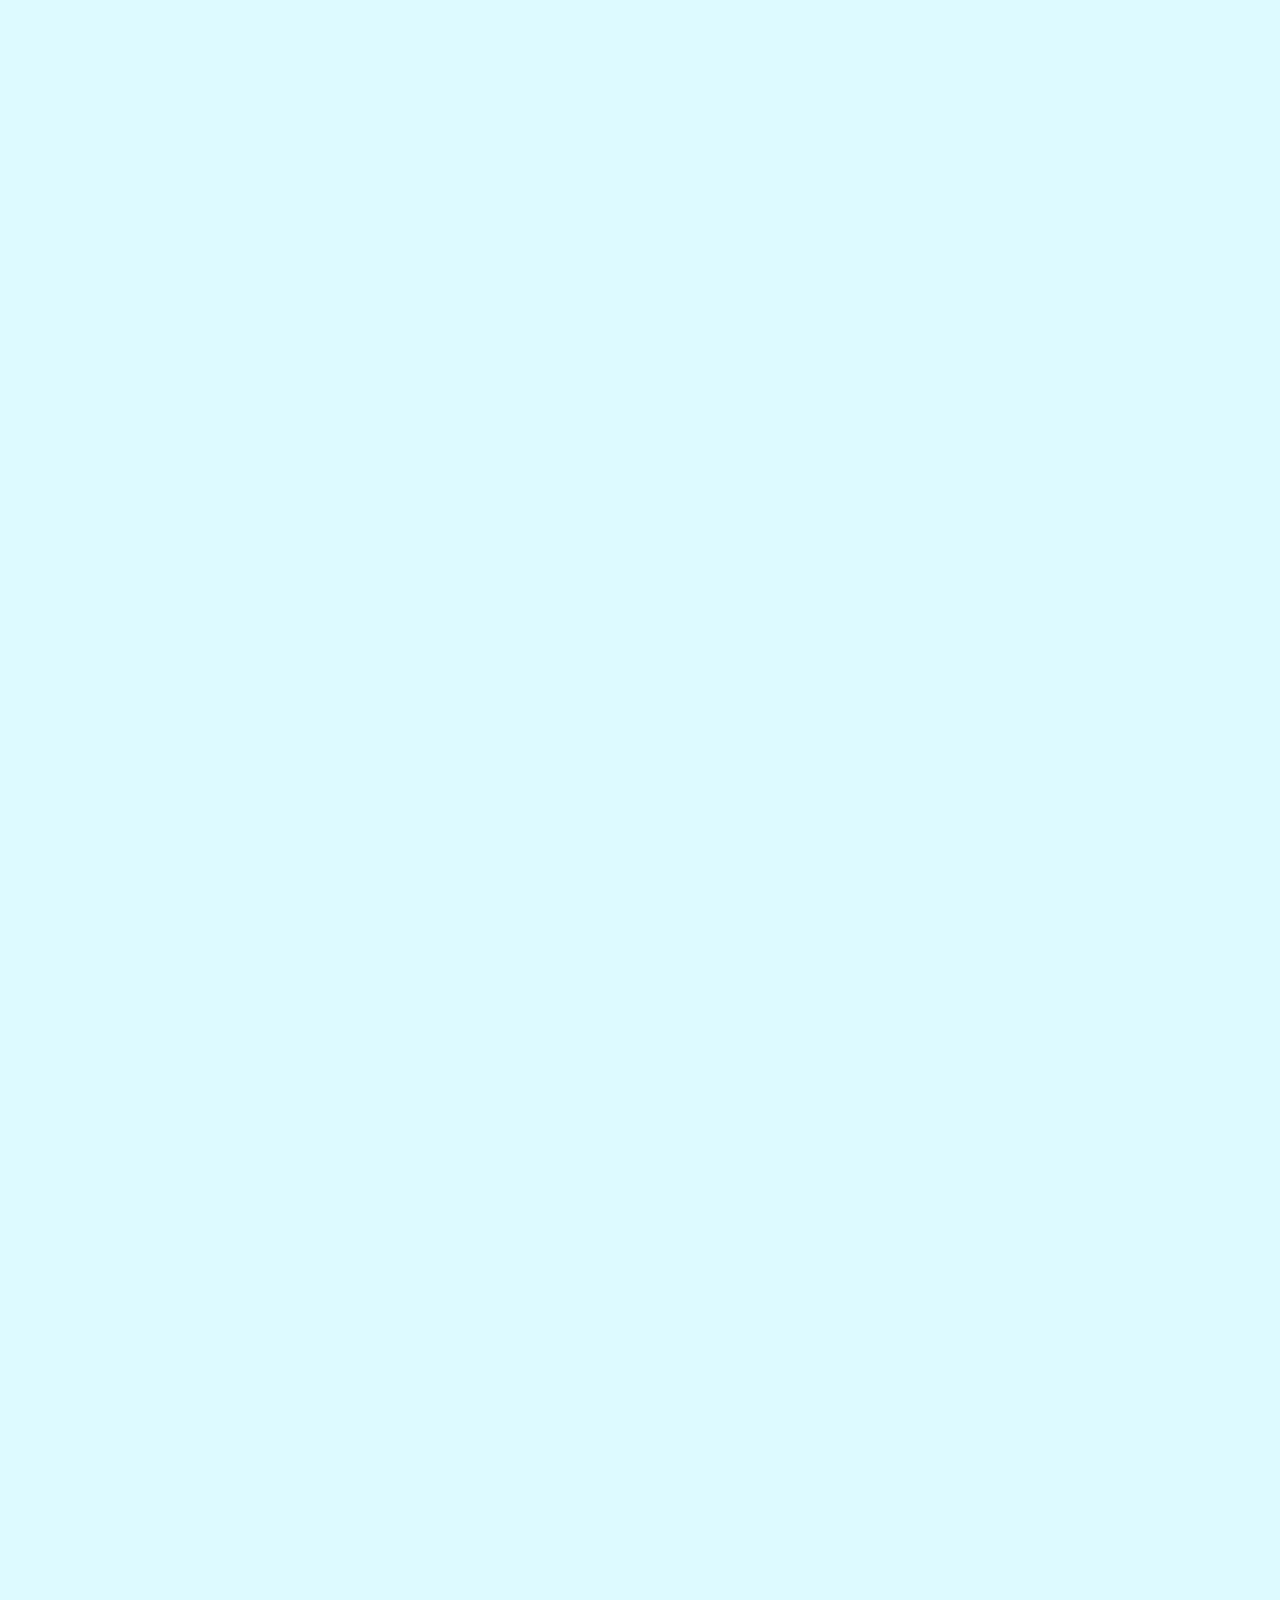
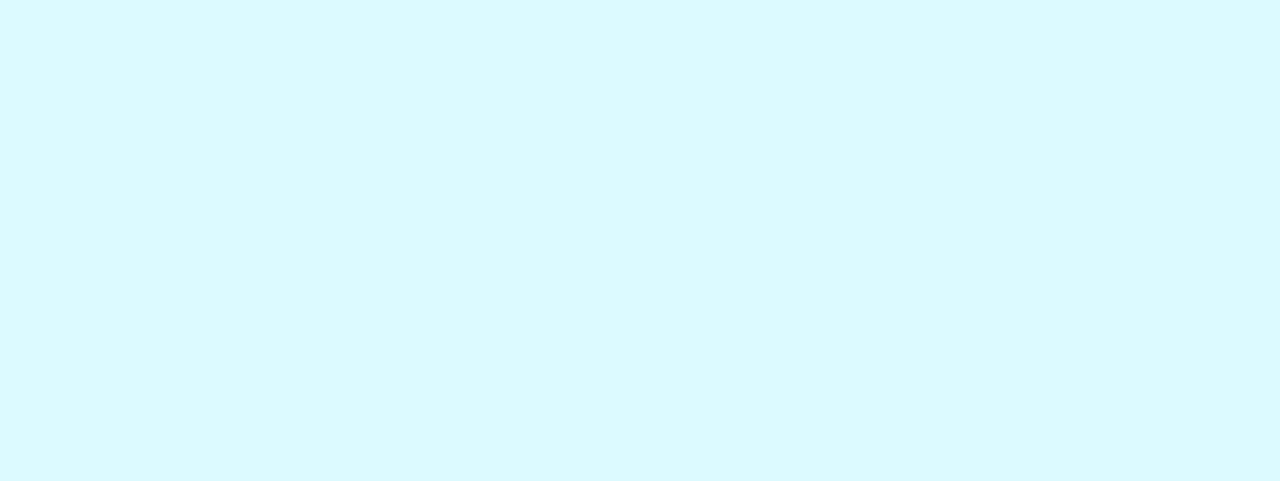
<file: www/page1.html>
<!DOCTYPE html>
<html lang="en">
<head>
  <meta charset="UTF-8">
  <meta name="viewport" content="width=device-width, initial-scale=1.0">
  <title>ShareSpace – Etica & Servizi</title>
  <link href="https://fonts.googleapis.com/css2?family=Inter:wght@400;700&display=swap" rel="stylesheet">
  <link href="https://unpkg.com/aos@2.3.1/dist/aos.css" rel="stylesheet">
  <link rel="stylesheet" href="style.css">
</head>
<body>
<div class="overflow-h">

  <!-- HEADER -->
  <header class="header">
    <div class="header__content">
      <a class="header__logo" href="index.html"><strong>ShareSpace</strong></a>
      <ul class="header__menu">
        <li><a href="index.html">Home</a></li>
        <li><a href="index.html#obiettivo">Obiettivo</a></li>
        <li><a href="page1.html#casi-studio" class="underline">Etica Digitale</a></li>
        <li><a href="#dove">Scarica</a></li>
        <li><a href="#servizi">Servizi</a></li>
        <li><a href="page2.html#metodo">Dove ci troviamo?</a></li>
        <li><a href="page2.html#extra">Extra</a></li>
      </ul>
      <div class="header__quick">
        <a href="callto:3409485766" style="color:#333">
          <svg xmlns="http://www.w3.org/2000/svg" class="ionicon" viewBox="0 0 512 512"><title>Call</title><path d="M451 374c-15.88-16-54.34-39.35-73-48.76-24.3-12.24-26.3-13.24-45.4.95-12.74 9.47-21.21 17.93-36.12 14.75s-47.31-21.11-75.68-49.39-47.34-61.62-50.53-76.48 5.41-23.23 14.79-36c13.22-18 12.22-21 .92-45.3-8.81-18.9-32.84-57-48.9-72.8C119.9 44 119.9 47 108.83 51.6A160.15 160.15 0 0083 65.37C67 76 58.12 84.83 51.91 98.1s-9 44.38 23.07 102.64 54.57 88.05 101.14 134.49S258.5 406.64 310.85 436c64.76 36.27 89.6 29.2 102.91 23s22.18-15 32.83-31a159.09 159.09 0 0013.8-25.8C465 391.17 468 391.17 451 374z" fill="none" stroke="currentColor" stroke-miterlimit="10" stroke-width="32"/></svg>
        </a>
        <a class="button-small" href="page2.html#contatti">Contatti</a>
        <div class="icon-hamburger"><span></span><span></span></div>
      </div>
    </div>
  </header>
  <div class="spacer"></div>

  <!-- ETICA DIGITALE -->
  <div class="grid grid--center" id="casi-studio">
    <div class="col-70 text-center pt-4 pb-3" data-aos="zoom-in" data-aos-duration="1300">
      <h2>Etica Digitale</h2>
      <p>L'etica digitale è un insieme di principi, valori e norme che guidano il comportamento responsabile e corretto nell'utilizzo delle tecnologie digitali.<br>
      Si concentra sull'applicazione di principi morali e sulla promozione di comportamenti etici nell'ambiente digitale.<br>
      Alla nostra azienda il tema di etica digitale sta molto a cuore, infatti vogliamo che il nostro ambiente digitale garantisca il benessere individuale e collettivo.<br>
      Ci concentreremo maggiormente su questi punti:
      </p>
      <a href="https://docs.google.com/document/d/1LFrxsTaXQiBhxXtzp1zqRl63v4L0bjVE15cK08TRaaA/edit" target="_blank" class="button">Scopri di più sul nostro manifesto</a>
    </div>
    <div class="col-33" data-aos="fade-up-right" data-aos-duration="1300">
      <div class="cover round mb-2" style="background-image: linear-gradient(to bottom, rgba(0,0,0,0.2),rgba(0,0,0,0.6)), url('1.jpg');">
        <h3>Privacy</h3>
        <p>Per ShareSpace i dati dei suoi utenti sono molto importanti…</p>
      </div>
    </div>
    <div class="col-33" data-aos="flip-up" data-aos-duration="1300">
      <div class="cover round mb-2" style="background-image: linear-gradient(to bottom, rgba(0,0,0,0.2),rgba(0,0,0,0.6)), url('2.jpg');">
        <h3>Sicurezza</h3>
        <p>ShareSpace includerà nel proprio sistema tecnologie di sicurezza all'avanguardia…</p>
      </div>
    </div>
    <div class="col-33" data-aos="fade-up-left" data-aos-duration="1300">
      <div class="cover round mb-2" style="background-image: linear-gradient(to bottom, rgba(0,0,0,0.2),rgba(0,0,0,0.6)), url('3.png');">
        <h3>Inclusione e Diversità</h3>
        <p>ShareSpace tiene a ribadire l'importanza dell'accesso equo…</p>
      </div>
    </div>
    <div class="col-33" data-aos="fade-up-right" data-aos-duration="1300">
      <div class="cover round mb-2" style="background-image: linear-gradient(to bottom, rgba(0,0,0,0.2),rgba(0,0,0,0.6)), url('7.jpg');">
        <h3>Trasparenza</h3>
        <p>ShareSpace garantisce la trasparenza nella politica e nella pratica…</p>
      </div>
    </div>
    <div class="col-33" data-aos="flip-down" data-aos-duration="1300">
      <div class="cover round mb-2" style="background-image: linear-gradient(to bottom, rgba(0,0,0,0.2),rgba(0,0,0,0.6)), url('8.webp');">
        <h3>Impatto Ambientale</h3>
        <p>ShareSpace adoperarà tutte le possibili pratiche sostenibili…</p>
      </div>
    </div>
    <div class="col-33" data-aos="fade-up-left" data-aos-duration="1300">
      <div class="cover round mb-2" style="background-image: linear-gradient(to bottom, rgba(0,0,0,0.2),rgba(0,0,0,0.6)), url('9.png');">
        <h3>Legalità</h3>
        <p>ShareSpace agirò solamente seguendo le leggi…</p>
      </div>
    </div>
  </div>

  <!-- SCARICA -->
  <div class="grid grid--center text-center" id="dove">
    <div class="col-70 text-center pt-4 pb-3" data-aos="zoom-in" data-aos-duration="1300">
      <h2>Dove sarà disponibile il nostro social?</h2>
      <p>Il nostro social sarà disponibile ovunque!</p>
    </div>
    <div class="col-33 mb-3" data-aos="flip-left" data-aos-duration="1300">
      <img src="5.jpg" class="img-res img-small round" alt="">
      <h4>Sito Web</h4>
      <p>Il nostro social sarà accessibile via web!</p>
    </div>
    <div class="col-33 mb-3" data-aos="flip-left" data-aos-duration="1300">
      <img src="4.jpg" class="img-res img-small round" alt="">
      <h4>Applicazione Mobile</h4>
      <p>Il nostro social sarà scaricabile da tutti gli store mobile!</p>
    </div>
    <div class="col-33 mb-3" data-aos="flip-left" data-aos-duration="1300">
      <img src="10.jpg" class="img-res img-small round" alt="">
      <h4>Console / Smart Tv</h4>
      <p>Il nostro social sarà scaricabile su tutte le console e le smart tv!</p>
    </div>
  </div>

  <!-- SERVIZI -->
  <div class="grid grid--center text-center" id="servizi">
    <div class="col-70 text-center pt-4 pb-3" data-aos="zoom-in" data-aos-duration="1300">
      <h2>Cosa Offriamo?</h2>
      <p>Ecco tutti i servizi che la nostra azienda mette a disposizione!</p>
    </div>
    <div class="col-33 mb-3" data-aos="flip-right" data-aos-duration="1300">
      <img src="11.jpg" class="img-res img-small round" alt="">
      <h4>Sistema di Messaggistica</h4>
      <p>Il nostro social offre un sistema di messaggistica unico e innovativo riservatoa agli iscritti al portale!</p>
    </div>
    <div class="col-33 mb-3" data-aos="flip-right" data-aos-duration="1300">
      <img src="11.png" class="img-res img-small round" alt="">
      <h4>Sistema di Chiamate</h4>
      <p>Il nostro social offre un sistema di chiamata con zero lag e assoluta limpidezza della voce!</p>
    </div>
    <div class="col-33 mb-3" data-aos="flip-right" data-aos-duration="1300">
      <img src="98.jpg" class="img-res img-small round" alt="">
      <h4>Sistema di Condivisione</h4>
      <p>Il nostro social permette di condividere con tutti i tuoi amici tutte le foto/video che vuoi, sottoforma di post o storia!</p>
    </div>
    <div class="col-33 mb-3" data-aos="flip-down" data-aos-duration="1300">
      <img src="12.jpg" class="img-res img-small round" alt="">
      <h4>Sistema di Sponsorizzazione</h4>
      <p>Il nostro social permetterà la sponsorizzazione di eventi di comunità! Non vedremo l'ora di partecipare con voi!</p>
    </div>
    <div class="col-33 mb-3" data-aos="flip-down" data-aos-duration="1300">
      <img src="12.png" class="img-res img-small round" alt="">
      <h4>Sistema per Live</h4>
      <p>Il nostro social permetterà di fare live in modo da restare in contatto simultaneamente coi tuoi amici!</p>
    </div>
  </div>

</div>

<script src="https://unpkg.com/aos@2.3.1/dist/aos.js"></script>
<script>
  AOS.init();
  document.querySelector('.icon-hamburger').addEventListener('click', ()=>{
    document.body.classList.toggle('menu-open');
  });
  document.querySelectorAll('.header__menu a').forEach(item=>{
    item.addEventListener('click', ()=>{
      document.querySelectorAll('.header__menu a').forEach(i=>i.classList.remove('underline'));
      item.classList.add('underline');
      document.body.classList.remove('menu-open');
    });
  });
</script>
</body>
</html>
</file>
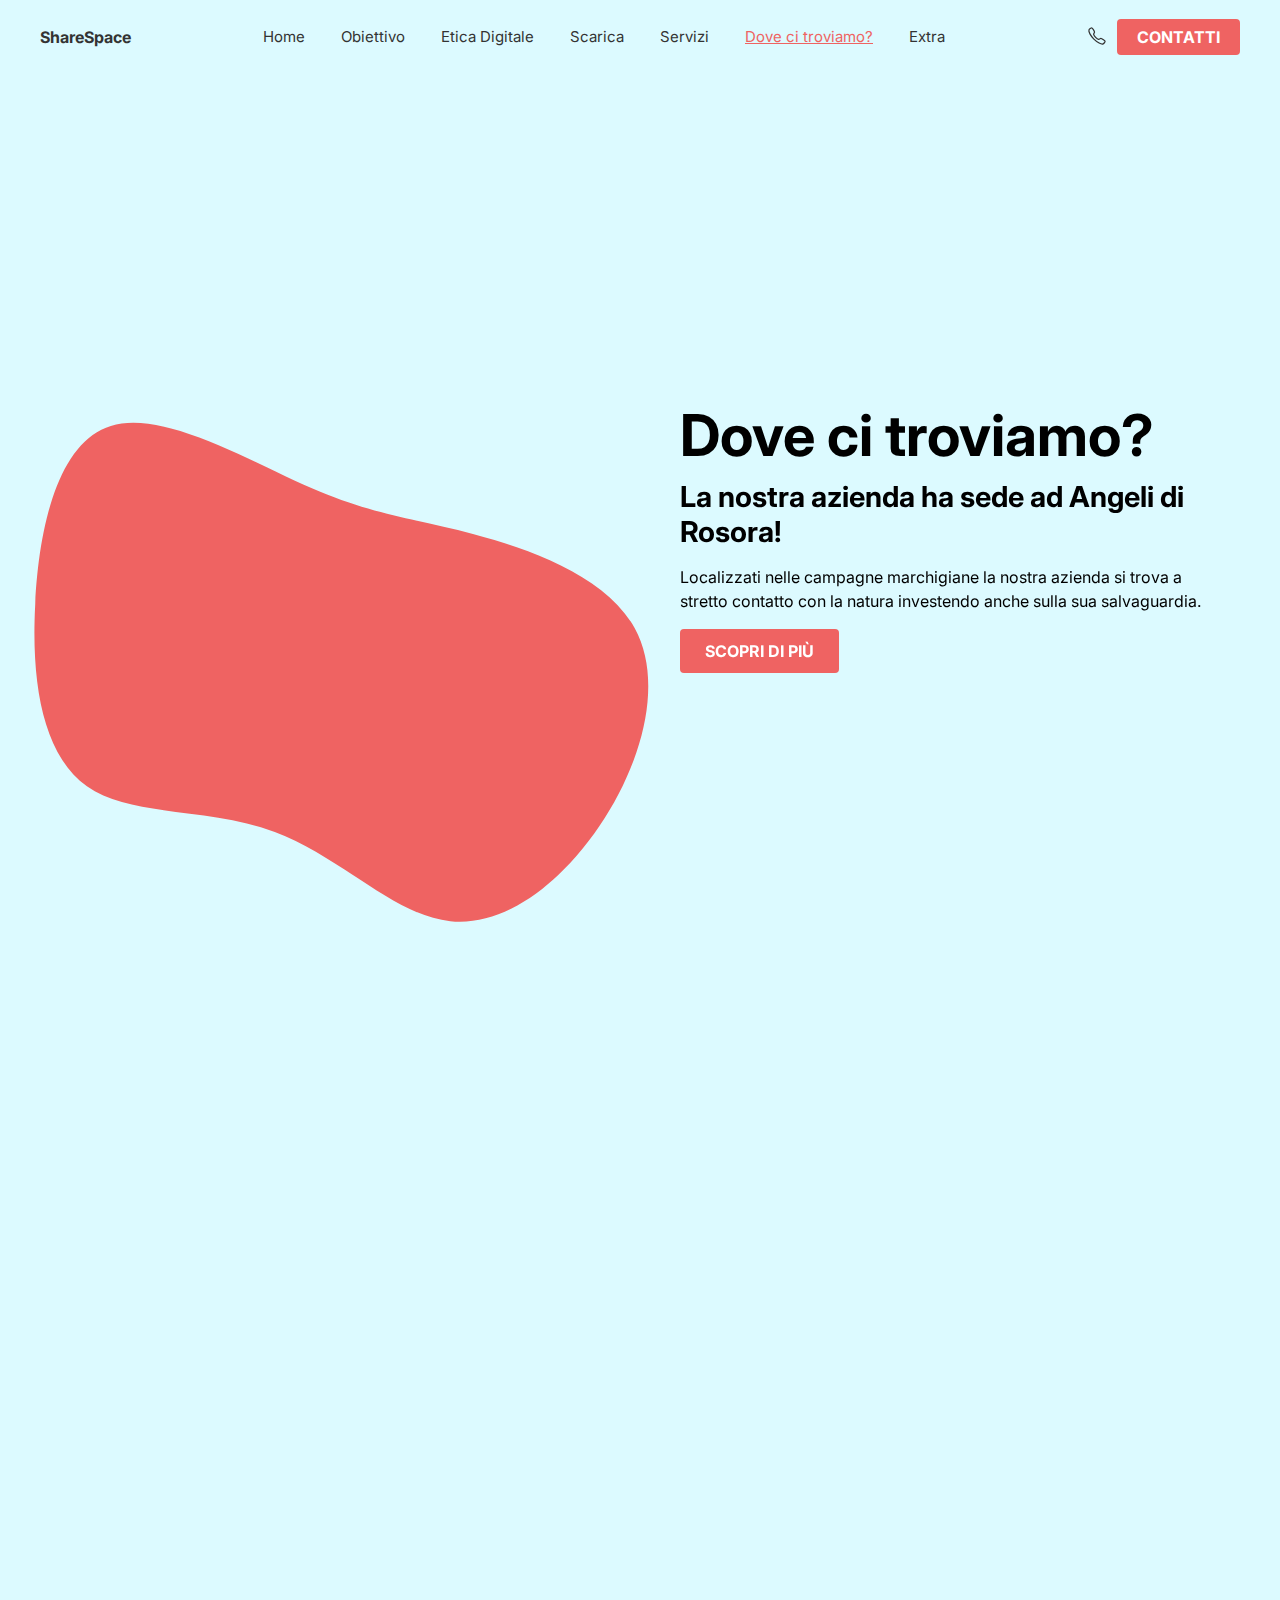
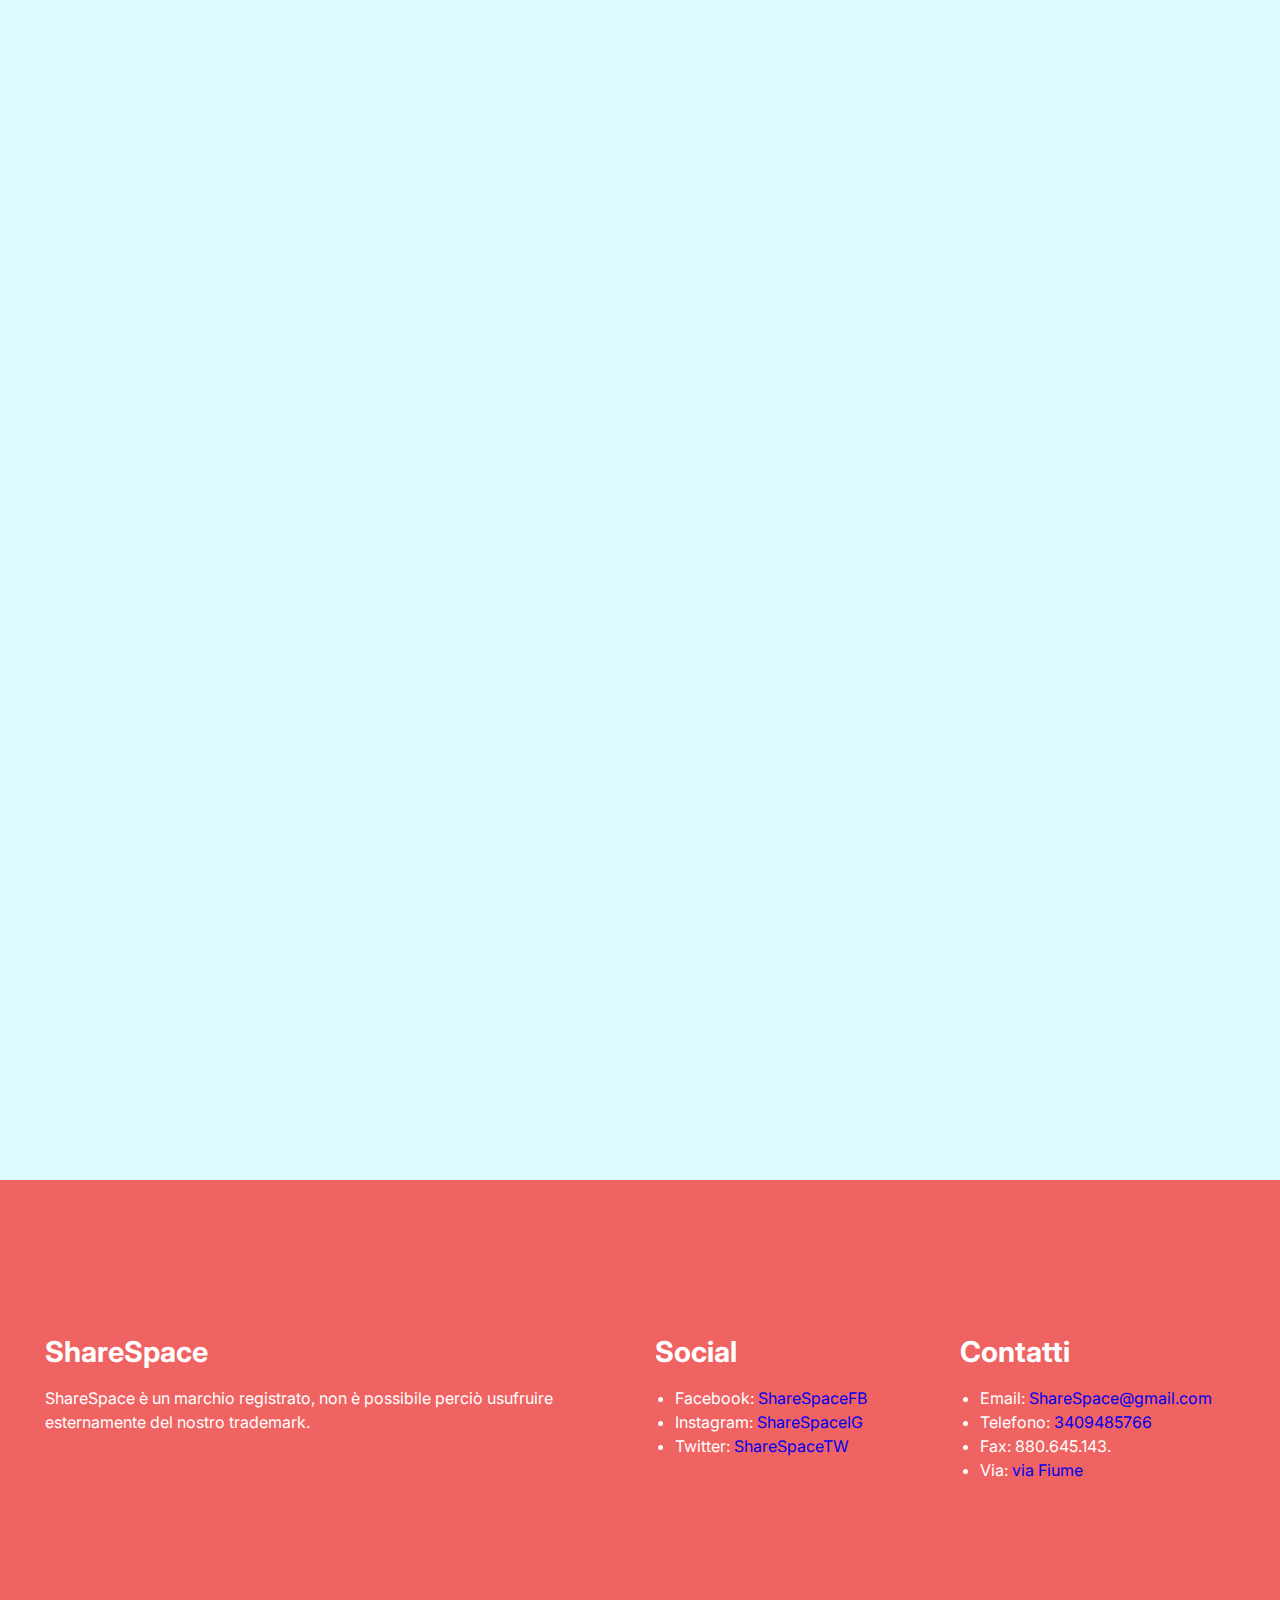
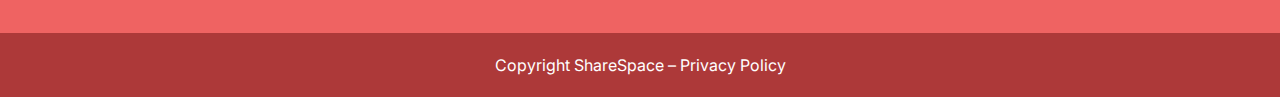
<file: www/page2.html>
<!DOCTYPE html>
<html lang="en">
<head>
  <meta charset="UTF-8">
  <meta name="viewport" content="width=device-width, initial-scale=1">
  <title>ShareSpace – Posizione & Contatti</title>
  <link href="https://fonts.googleapis.com/css2?family=Inter:wght@400;700&display=swap" rel="stylesheet">
  <link href="https://unpkg.com/aos@2.3.1/dist/aos.css" rel="stylesheet">
  <link rel="stylesheet" href="style.css">
</head>
<body>
<div class="overflow-h">

  <!-- HEADER -->
  <header class="header">
    <div class="header__content">
      <a class="header__logo" href="index.html"><strong>ShareSpace</strong></a>
      <ul class="header__menu">
        <li><a href="index.html">Home</a></li>
        <li><a href="index.html#obiettivo">Obiettivo</a></li>
        <li><a href="page1.html#casi-studio">Etica Digitale</a></li>
        <li><a href="page1.html#dove">Scarica</a></li>
        <li><a href="page1.html#servizi">Servizi</a></li>
        <li><a href="page2.html#metodo" class="underline">Dove ci troviamo?</a></li>
        <li><a href="page2.html#extra">Extra</a></li>
      </ul>
      <div class="header__quick">
        <a href="callto:3409485766" style="color:#333">
          <svg xmlns="http://www.w3.org/2000/svg" class="ionicon" viewBox="0 0 512 512"><title>Call</title><path d="M451 374c-15.88-16-54.34-39.35-73-48.76-24.3-12.24-26.3-13.24-45.4.95-12.74 9.47-21.21 17.93-36.12 14.75s-47.31-21.11-75.68-49.39-47.34-61.62-50.53-76.48 5.41-23.23 14.79-36c13.22-18 12.22-21 .92-45.3-8.81-18.9-32.84-57-48.9-72.8C119.9 44 119.9 47 108.83 51.6A160.15 160.15 0 0083 65.37C67 76 58.12 84.83 51.91 98.1s-9 44.38 23.07 102.64 54.57 88.05 101.14 134.49S258.5 406.64 310.85 436c64.76 36.27 89.6 29.2 102.91 23s22.18-15 32.83-31a159.09 159.09 0 0013.8-25.8C465 391.17 468 391.17 451 374z" fill="none" stroke="currentColor" stroke-miterlimit="10" stroke-width="32"/></svg>
        </a>
        <a class="button-small" href="#contatti">Contatti</a>
        <div class="icon-hamburger"><span></span><span></span></div>
      </div>
    </div>
  </header>
  <div class="spacer"></div>

  <!-- DOVE CI TROVIAMO -->
  <div class="grid hero" id="metodo">
    <div class="col-50 p-3 relative" data-aos="flip-right" data-aos-duration="1300">
      <svg class="blob" viewBox="0 0 200 200" xmlns="http://www.w3.org/2000/svg">
        <path fill="#EF6362" d="M32.3,-30.7C45.9,-27.1,63.6,-20.7,70.2,-8.6C76.8,3.5,72.4,21.3,63.2,35.8C54,50.3,40.2,61.4,27,60C13.8,58.7,1.3,44.8,-14.1,39.1C-29.5,33.3,-47.7,35.7,-58.1,28.4C-68.5,21,-71.2,4,-70.2,-14.3C-69.3,-32.6,-64.8,-52.2,-52.5,-56C-40.2,-59.8,-20.1,-47.8,-5.4,-41.4C9.4,-35,18.8,-34.3,32.3,-30.7Z" transform="translate(100 100)" />
      </svg>
      <iframe src="https://www.google.com/maps/embed?pb=!1m18!1m12!1m3!1d5790.920074403218!2d13.066689621607479!3d43.47186893320698!2m3!1f0!2f0!3f0!3m2!1i1024!2i768!4f13.1!3m3!1m2!1s0x132dbb6f1f181a67%3A0x2246355377d3dc7f!2s60030%20Angeli%20di%20Rosora%20AN!5e0!3m2!1sit!2sit!4v1684434980467!5m2!1sit!2sit" class="iframe-rounded" width="500" height="350" style="border:0;" allowfullscreen="" loading="lazy"></iframe>
    </div>
    <div class="col-50 p-3 sma-text-center" data-aos="zoom-in" data-aos-duration="1300">
      <h2 class="text-1">Dove ci troviamo?</h2>
      <h3>La nostra azienda ha sede ad Angeli di Rosora!</h3>
      <p>Localizzati nelle campagne marchigiane la nostra azienda si trova a stretto contatto con la natura investendo anche sulla sua salvaguardia.</p>
      <a href="https://www.provincia.ancona.it/Engine/RAServeFile.php/f/Urbanistica/documentazione/Determinazione023_2011.pdf" class="button">Scopri di più</a>
    </div>
  </div>

  <!-- EXTRA -->
  <div class="grid grid--center text-center" id="extra">
    <div class="col-70 text-center pt-4 pb-3" data-aos="zoom-in" data-aos-duration="1300">
      <h2>Ecco degli extra che non vi potete assolutamente perdere!</h2>
    </div>
    <div class="col-33 mb-3" data-aos="flip-down" data-aos-duration="1300">
      <a href="" target="_blank">
        <img class="img-res img-small round" src="5.jpg" alt="">
      </a>
      <h4>Manifesto</h4>
      <p>Visualizza subito il nostro manifesto!</p>
    </div>
    <div class="col-33 mb-3" data-aos="flip-down" data-aos-duration="1300">
      <a href="" target="_blank">
        <img class="img-res img-small round" src="4.jpg" alt="">
      </a>
      <h4>Il 5G</h4>
      <p>Scopri l'importanza del 5G e dei cambiamenti che ha portato!</p>
    </div>
    <div class="col-33 mb-3" data-aos="flip-down" data-aos-duration="1300">
      <a href=""_blank">
        <img class="img-res img-small round" src="10.jpg" alt="">
      </a>
      <h4>IoT e Fake News</h4>
      <p>Scopri l'importanza dell'IoT, i suoi problemi e la problematica attuale delle Fake News!</p>
    </div>
  </div>

  <!-- CONTATTI -->
  <div class="grid hero" id="contatti">
    <div class="col-50 p-3 sma-text-center" data-aos="zoom-in" data-aos-duration="1300">
      <h2 class="text-1">Hai qualche domanda o qualche problema?</h2>
      <h3>Tutte i nostri contatti sono qui sotto!</h3>
      <a href="mailto:ShareSpace@gmail.com" class="button">Scrivici ora!</a>
    </div>
    <div class="col-50 p-3 relative" data-aos="flip-left" data-aos-duration="1300">
      <svg class="blob" viewBox="0 0 200 200" xmlns="http://www.w3.org/2000/svg">
        <path fill="#EF6362" d="M32.3,-30.7C45.9,-27.1,63.6,-20.7,70.2,-8.6C76.8,3.5,72.4,21.3,63.2,35.8C54,50.3,40.2,61.4,27,60C13.8,58.7,1.3,44.8,-14.1,39.1C-29.5,33.3,-47.7,35.7,-58.1,28.4C-68.5,21,-71.2,4,-70.2,-14.3C-69.3,-32.6,-64.8,-52.2,-52.5,-56C-40.2,-59.8,-20.1,-47.8,-5.4,-41.4C9.4,-35,18.8,-34.3,32.3,-30.7Z" transform="translate(100 100)" />
      </svg>
      <img src="assistenza.png" class="img-res img-round" alt="">
    </div>
  </div>

  <div class="spacer"></div>

  <!-- FOOTER -->
  <footer class="footer pt-4 pb-4 mt-4">
    <div class="grid">
      <div class="col-50 mt-2">
        <h3>ShareSpace</h3>
        <p>ShareSpace è un marchio registrato, non è possibile perciò usufruire esternamente del nostro trademark.</p>
      </div>
      <div class="col-25 mt-2">
        <h3>Social</h3>
        <ul>
          <li>Facebook: <a href="https://www.facebook.com/" class="ahover">ShareSpaceFB</a></li>
          <li>Instagram: <a href="https://www.instagram.com/" class="ahover">ShareSpaceIG</a></li>
          <li>Twitter: <a href="https://twitter.com/?lang=it" class="ahover">ShareSpaceTW</a></li>
        </ul>
      </div>
      <div class="col-25 mt-2">
        <h3>Contatti</h3>
        <ul>
          <li>Email: <a href="mailto:ShareSpace@gmail.com" class="ahover">ShareSpace@gmail.com</a></li>
          <li>Telefono: <a href="callto:3409485766" class="ahover">3409485766</a></li>
          <li>Fax: 880.645.143.</li>
          <li>Via: <a href="https://goo.gl/maps/T8H9HaW9tKoPHm3P7" class="ahover">via Fiume</a></li>
        </ul>
      </div>
    </div>
  </footer>
  <p class="footer-bottom">
    Copyright ShareSpace – <a href="https://policies.google.com/privacy?hl=it">Privacy Policy</a>
  </p>

</div>

<script src="https://unpkg.com/aos@2.3.1/dist/aos.js"></script>
<script>
  AOS.init();
  document.querySelector('.icon-hamburger').addEventListener('click', ()=>{
    document.body.classList.toggle('menu-open');
  });
  document.querySelectorAll('.header__menu a').forEach(item=>{
    item.addEventListener('click', ()=>{
      document.querySelectorAll('.header__menu a').forEach(i=>i.classList.remove('underline'));
      item.classList.add('underline');
      document.body.classList.remove('menu-open');
    });
  });
</script>
</body>
</html>
</file>
<file: www/style.css>
#google_translate_element{
  margin:10px;
  }
  .goog-te-gadget-simple:before{
    content:'Translator';
    font-size:12px;
  }
.goog-te-banner-frame.skiptranslate,.goog-te-gadget-simple img,img.goog-te-gadget-icon,.goog-te-menu-value span,.goog-text-highlight{display:none!important}

.goog-te-menu-frame,.goog-te-balloon-frame{
  box-shadow:none!important
  }
.goog-te-gadget-simple{
  background-color:transparent;
  border:2px solid #eee;
  border-radius:5px;
  padding:5px 10px;
  box-shadow:0 2px 10px -7px rgba(0,0,0,0.2);
  font-size:0;
  }

.ahover:hover{
  text-decoration: underline;
}

/* Reset */
body, html{ font-family: 'Inter', sans-serif; line-height: 1; font-size: 16px; box-sizing: border-box;margin: 0;padding: 0;}*,*:before,*:after{ box-sizing: border-box; }h1,h2,h3,h4,h5,h6, p, ol, ul{margin: 0 0 1rem 0;padding: 0;}ol,ul{padding-left: 20px;line-height: 1.5;}img{height: auto;}h1{font-size: 4rem;} h2{font-size: 3rem;} h3{font-size: 2rem;} h4{font-size: 1rem;} h5{font-size: 0.8rem;} h6{font-size: 0.6rem;}a{text-decoration:none}
body{ background:  #DCFAFF;}

html{scroll-behavior: smooth;}

/* Menu */
:root { --menu-bg: #DCFAFF; --menu-color: #333; }

.header{ background-color: var(--menu-bg); position: fixed; top:0;  left:0; z-index: 9999; width: 100%; padding: 10px 15px; }
.header__content{max-width: 1200px;width: 100%;margin: 0 auto; display: flex;justify-content: space-between;}

.header__logo,
.header__quick{display: flex; align-items: center;color:var(--menu-color)}

.header__menu{padding: 0;margin: 0;}
.header__menu li{display: inline-block;}
.header__menu li a{color:var(--menu-color); opacity: 1;display: block;padding: 16px;font-size: 15px;}

.header__menu a.underline{text-decoration: underline;color:#EF6362}

@media (max-width: 768px) {
  .header__menu{   
    position: absolute; top:70px; right:0; background-color: var(--menu-bg); width: 90%; height: 100vh;  
    overflow: hidden;transition: all 1s cubic-bezier(.215, .61, .355, 1); transform: translateX(101%); 
    border-left: 1px solid #999; border-top: 1px solid #999;
  }

  .header__menu li{width: 100%;border-bottom: 1px solid #999}
  .menu-open .header__menu{transform: translateX(0%);}

  .icon-hamburger{height: 50px;width: 40px;margin-left: 20px;padding-top: 5px;}
  .icon-hamburger span{height: 2px; width: 30px;background: var(--menu-color);position: relative;display: block;margin-top: 11px;transition: all 0.2s cubic-bezier(.215, .61, .355, 1);}
  
  .menu-open .icon-hamburger span:nth-child(1){transform: rotate(45deg) translateY(9px);}
  .menu-open .icon-hamburger span:nth-child(2){transform: rotate(-45deg) translateY(-9px);}

  .header__quick{display: flex; justify-content: flex-end; width: 50%;}

}

/* ! Spacer */
.spacer{height: 100px;}


/* ! Grid System */
.grid { margin: 0 auto; padding: 0 15px; max-width: 1250px; display: flex; flex-flow: row; flex-wrap: wrap;}
.grid--center{justify-content: center;}
.col{ flex: 1;}

[class*='col-'] { position: relative;padding: 0 15px;}

.col-20{ width: 20%; }
.col-25{ width: 25%; }
.col-30{ width: 30%; }
.col-33{ width: 33.33%; }
.col-50{ width: 50%; }
.col-70{ width: 70%; }
.col-80{ width: 80%; }
.col-100{ width: 100%; }

@media (max-width: 991px) {
  .tab-20 { width: 20%; }
  .tab-25 { width: 25%; }
  .tab-33 { width: 33.33%; }
  .tab-50 { width: 50%; }
  .tab-100 { width: 100%; }
}

@media (max-width: 768px) {
  [class*='col-'] { width: 100%;}
  .sma-20 { width: 20%; }
  .sma-25 { width: 25%; }
  .sma-33 { width: 33.33%; }
  .sma-50 { width: 50%; }
  .sma-100 { width: 100%; }
}


/* ! Title System */
h1, .text-1 {font-size: 3.6rem;margin-bottom:1rem}
h2, .text-2 {font-size: 2.2rem;margin-bottom:1rem;line-height: 1;}
h3, .text-3  {font-size: 1.8rem;margin-bottom:1rem;line-height: 1.2;}
h4, .text-4 {font-size: 1.5rem;margin-bottom:1rem;line-height: 1.2;}
p{font-size: 1rem;margin-bottom:1rem; line-height: 1.5;}

/* ! Button System */
.button { 
  font-size: 1rem; text-transform: uppercase; background: #EF6362; color:#fff; 
  text-decoration: none;padding: 14px 25px; display: inline-block;
  border-radius: 4px; font-weight: 700;
}  

.button:hover{
  background: #333; 
}

.button-small { 
  font-size: 1rem; text-transform: uppercase; background: #EF6362; color:#fff; 
  text-decoration: none;padding: 10px 20px; display: inline-block;
  border-radius: 4px; font-weight: 700;
} 

/* ! Helpers  */
.mt-0{margin-top: 0 }
.mt-1{margin-top: 10px}
.mt-2{margin-top: 20px}
.mt-3{margin-top: 40px}
.mt-4{margin-top: 100px }

.mb-0{margin-bottom: 0}
.mb-1{margin-bottom: 10px}
.mb-2{margin-bottom: 20px}
.mb-3{margin-bottom: 40px}
.mb-4{margin-bottom: 100px}

.p-0{padding: 0}
.p-1{padding: 10px}
.p-2{padding: 20px}
.p-3{padding: 40px}
.p-4{padding: 100px}

.pt-1{padding-top: 10px;}
.pt-3{padding-top: 20px;}
.pt-3{padding-top: 40px;}
.pt-4{padding-top: 15vh;}

.pb-1{padding-bottom: 10px;}
.pb-2{padding-bottom: 20px;}
.pb-3{padding-bottom: 40px;}
.pb-4{padding-bottom: 15vh;}

.text-center { text-align: center; }
.text-right { text-align: right; }
.text-left { text-align: left; }
.img-res { width: 100%; height: auto; margin-bottom: 20px;vertical-align: middle;}


/* ! Cover */
.cover{ 
  text-align: center; padding:10px; min-height:600px; width:100%; 
  display:flex; flex-direction:column; justify-content:center; 
  background-position: center center; background-size:cover;
}
.cover * {color:#fff}

/* Helpers - Utility */
.img-round{ border-radius: 50%;}
.iframe-rounded{border-radius: 40%; padding-left: 20px;}
.round{border-radius: 20px;}
.spacer{height: 10vh;}
.relative{position: relative;}
.overflow-h{overflow: hidden;}
@media (max-width: 768px) {
  .sma-text-center{text-align: center;}
}

.img-small{height: 270px;object-fit: cover;}
.ionicon{width: 20px;height: 20px;margin: 10px;}
.font-normal{font-weight: 400;}



/* Hero */
.blob{position: absolute; top:-20%; left:-20%; width: 140%;z-index: -1;}
.hero{min-height: 100vh;display: flex;align-items: center; transition: all 0.3s cubic-bezier(.215, .61, .355, 1);}

/* Footer */
.footer{background-color: #EF6362;color:#fff}
.footer-bottom{background-color: #ad3939;color:#fff; padding: 20px;text-align: center;margin-bottom: 0;}
.footer-bottom a{color:#fff}
</file>
